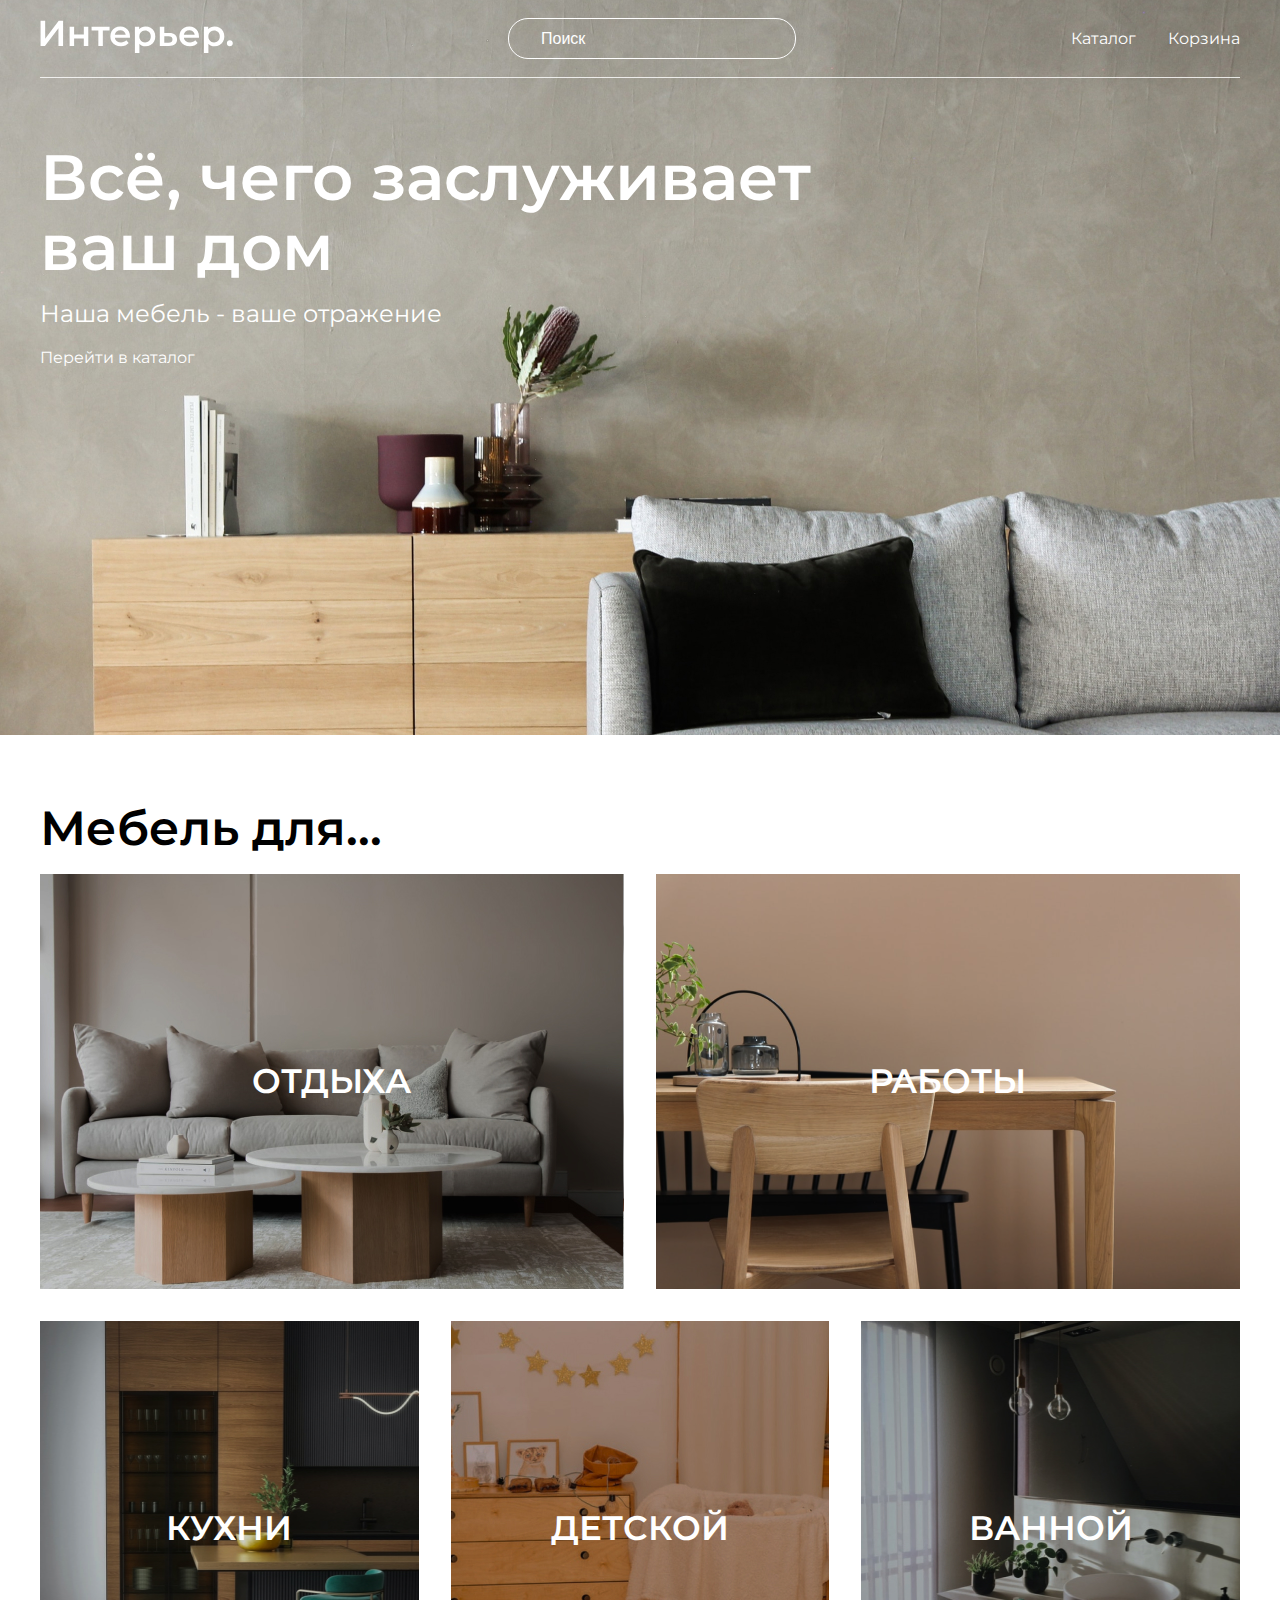
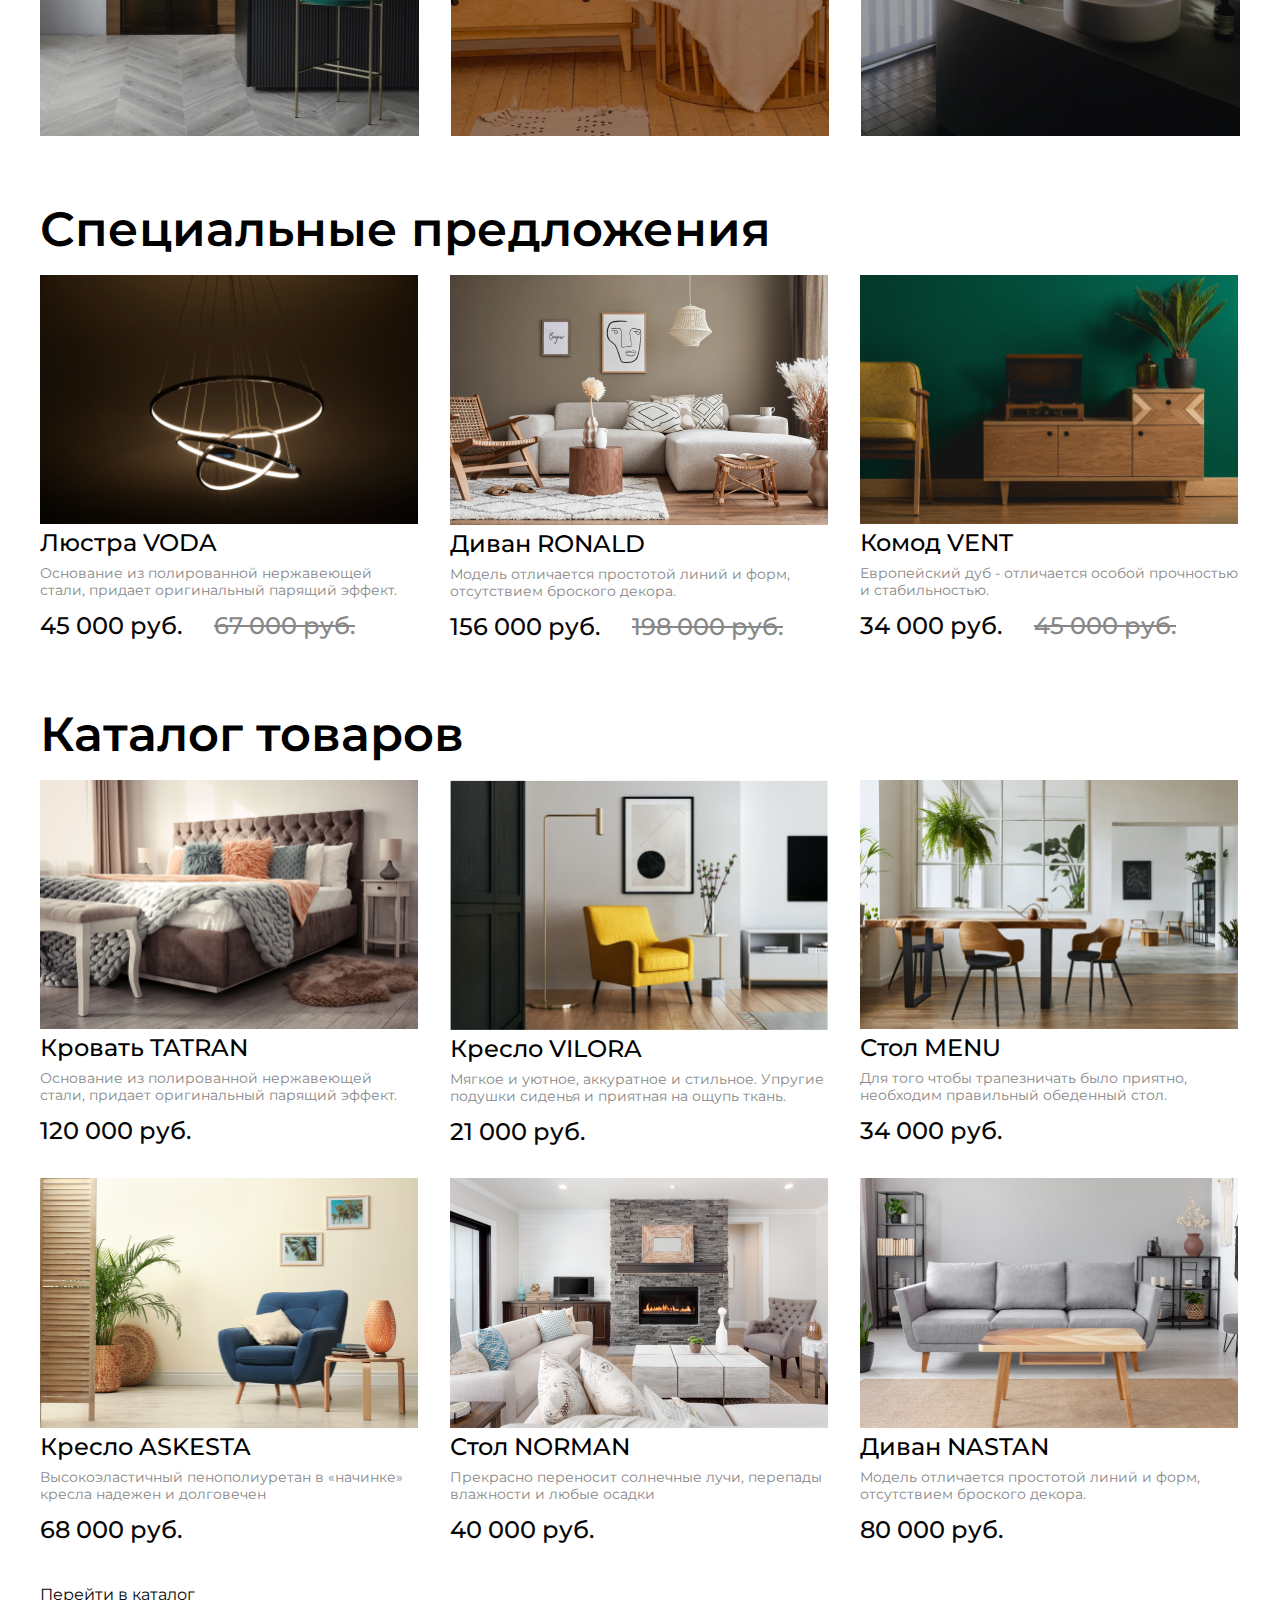
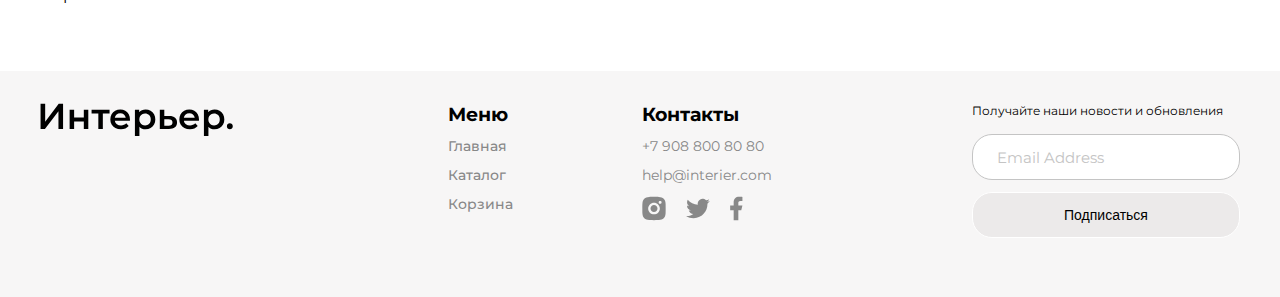
<file: index.html>
<!DOCTYPE html>
<html lang="ru">

<head>
    <meta charset="UTF-8">
    <meta http-equiv="X-UA-Compatible" content="IE=edge">
    <meta name="viewport" content="width=device-width, initial-scale=1.0">
    <title>Главная страница</title>
    <link rel="stylesheet" href="style.css">
    <link rel="preconnect" href="https://fonts.googleapis.com">
    <link rel="preconnect" href="https://fonts.gstatic.com" crossorigin>
    <link href="https://fonts.googleapis.com/css2?family=Montserrat:wght@400;500;600&display=swap" rel="stylesheet">
</head>

<body>
    <div class="top center">
        <header class="header">
            <a class="logo" href="index.html"><img class="logo-img" src="img/logo.svg" alt="logo"></a>
            <form action="#">
                <input placeholder="Поиск" class="header_input" type="text">
            </form>
            <nav class="menu center">
                <a class="menu_link" href="catalog.html">Каталог</a>
                <a class="menu_link" href="cart.html">Корзина</a>
            </nav>

            <div class="menu-mobile">
                <a href="#"><svg width="17" height="16" viewBox="0 0 17 16" fill="none" xmlns="http://www.w3.org/2000/svg">
                    <path d="M2.7515 1.99141C1.59282 3.14838 0.918906 4.70363 0.867092 6.34023C0.815278 7.97682 1.38946 9.57159 2.47264 10.7995C3.55581 12.0275 5.06645 12.7962 6.69672 12.9491C8.29727 13.0991 9.89485 12.6444 11.1757 11.6766L14.5069 15.0085L14.5069 15.0085C14.5897 15.0914 14.6881 15.1571 14.7963 15.2019C14.9046 15.2468 15.0206 15.2698 15.1377 15.2698C15.2549 15.2698 15.3709 15.2468 15.4791 15.2019C15.5873 15.1571 15.6857 15.0914 15.7685 15.0085C15.8514 14.9257 15.9171 14.8274 15.9619 14.7191C16.0068 14.6109 16.0298 14.4949 16.0298 14.3777C16.0298 14.2606 16.0068 14.1446 15.9619 14.0363C15.9171 13.9281 15.8514 13.8298 15.7685 13.7469L15.7685 13.7469L12.4368 10.416C13.4021 9.13496 13.8547 7.53846 13.7038 5.93943C13.5501 4.31054 12.7816 2.80139 11.5547 1.719C10.3277 0.636623 8.73451 0.0623154 7.09916 0.11292C5.46381 0.163525 3.90917 0.835233 2.7515 1.99141ZM2.7515 1.99141L2.82216 2.06217L2.7515 1.99141ZM10.5895 3.25366C11.0271 3.68416 11.3751 4.19703 11.6135 4.76269C11.8518 5.32835 11.9758 5.93561 11.9783 6.54944C11.9808 7.16327 11.8618 7.77152 11.628 8.3391C11.3943 8.90669 11.0505 9.42238 10.6164 9.85642C10.1824 10.2905 9.66668 10.6343 9.09909 10.868C8.53151 11.1018 7.92326 11.2208 7.30943 11.2183C6.6956 11.2158 6.08834 11.0918 5.52268 10.8535C4.95702 10.6151 4.44415 10.2671 4.01365 9.82954C3.15334 8.95509 2.67341 7.77613 2.6784 6.54944C2.6834 5.32275 3.17291 4.14773 4.04032 3.28033C4.90772 2.41292 6.08274 1.92341 7.30943 1.91841C8.53612 1.91342 9.71508 2.39335 10.5895 3.25366Z" fill="white" stroke="white" stroke-width="0.2"/>
                    </svg>
                </a>
                <a href="catalog.html">
                    <svg width="20" height="21" viewBox="0 0 20 21" fill="none" xmlns="http://www.w3.org/2000/svg">
                        <rect x="0.800537" y="0.900024" width="4.57143" height="4.57143" fill="white"/>
                        <rect x="0.800537" y="8.21436" width="4.57143" height="4.57143" fill="white"/>
                        <rect x="0.800537" y="15.5286" width="4.57143" height="4.57143" fill="white"/>
                        <rect x="8.11401" y="8.21436" width="4.57143" height="4.57143" fill="white"/>
                        <rect x="8.11401" y="15.5286" width="4.57143" height="4.57143" fill="white"/>
                        <rect x="8.11401" y="0.900024" width="4.57143" height="4.57143" fill="white"/>
                        <rect x="15.4285" y="8.21436" width="4.57143" height="4.57143" fill="white"/>
                        <rect x="15.4285" y="15.5286" width="4.57143" height="4.57143" fill="white"/>
                        <rect x="15.4285" y="0.900024" width="4.57143" height="4.57143" fill="white"/>
                        </svg>
                        
                </a>
                <a href="cart.html">
                    <svg width="19" height="17" viewBox="0 0 19 17" fill="none" xmlns="http://www.w3.org/2000/svg">
                        <path d="M11.5834 16.8333C12.1359 16.8333 12.6658 16.6138 13.0566 16.2231C13.4473 15.8324 13.6667 15.3025 13.6667 14.75C13.6667 14.1974 13.4473 13.6675 13.0566 13.2768C12.6658 12.8861 12.1359 12.6666 11.5834 12.6666C11.0309 12.6666 10.501 12.8861 10.1103 13.2768C9.71957 13.6675 9.50008 14.1974 9.50008 14.75C9.50008 15.3025 9.71957 15.8324 10.1103 16.2231C10.501 16.6138 11.0309 16.8333 11.5834 16.8333ZM4.29174 16.8333C4.84428 16.8333 5.37418 16.6138 5.76488 16.2231C6.15558 15.8324 6.37508 15.3025 6.37508 14.75C6.37508 14.1974 6.15558 13.6675 5.76488 13.2768C5.37418 12.8861 4.84428 12.6666 4.29174 12.6666C3.73921 12.6666 3.20931 12.8861 2.81861 13.2768C2.4279 13.6675 2.20841 14.1974 2.20841 14.75C2.20841 15.3025 2.4279 15.8324 2.81861 16.2231C3.20931 16.6138 3.73921 16.8333 4.29174 16.8333ZM17.873 2.16975C18.133 2.16136 18.3796 2.05217 18.5606 1.86525C18.7416 1.67834 18.8428 1.42836 18.8428 1.16819C18.8428 0.908013 18.7416 0.658037 18.5606 0.471123C18.3796 0.28421 18.133 0.175013 17.873 0.166626H16.674C15.7345 0.166626 14.922 0.818709 14.7178 1.73538L13.4126 7.61246C13.2084 8.52912 12.3959 9.18121 11.4563 9.18121H3.63133L2.12924 3.17079H11.8636C12.1212 3.15904 12.3644 3.04844 12.5425 2.86199C12.7206 2.67555 12.82 2.42761 12.82 2.16975C12.82 1.91189 12.7206 1.66395 12.5425 1.47751C12.3644 1.29106 12.1212 1.18046 11.8636 1.16871H2.12924C1.82473 1.16862 1.5242 1.23796 1.25051 1.37145C0.976816 1.50495 0.737162 1.69909 0.549763 1.93911C0.362364 2.17913 0.232155 2.45872 0.169035 2.75662C0.105913 3.05452 0.111544 3.36289 0.185495 3.65829L1.68758 9.66662C1.79586 10.1002 2.046 10.485 2.39821 10.7601C2.75042 11.0351 3.18447 11.1844 3.63133 11.1843H11.4563C12.368 11.1845 13.2524 10.8736 13.9636 10.3032C14.6748 9.73275 15.1701 8.93681 15.3678 8.04683L16.674 2.16975H17.873Z" fill="white"/>
                        </svg>
                        
                </a>
            </div>

        </header>
        <section class="top_content">
            <h1 class="title" id="main"> Всё, чего заслуживает ваш дом</h1>
            <p class="top_text">Наша мебель - ваше отражение</p>
            <a class="top_link" href="catalog.html">Перейти в каталог</a>
        </section>
    </div>

    <div class="for-box center">
        <h2 class="heading">Мебель для...</h2>
        <div class="for">
            <div class="for-item for-item-big for-item_1">ОТДЫХА</div>
            <div class="for-item for-item-big for-item_2">РАБОТЫ</div>
            <div class="for-item for-item_3">КУХНИ</div>
            <div class="for-item for-item_4">ДЕТСКОЙ</div>
            <div class="for-item for-item_5">ВАННОЙ</div>
        </div>
    </div>

    <div class="product-box center">
        <h2 class="heading">Специальные предложения</h2>
        <div class="product_content">
            <div class="product">
                <img class="product_img" src="img/lustra voda.jpg" alt="Lustra VODA">
                <h3 class="product_heading">Люстра VODA</h3>
                <p class="product_text">Основание из полированной нержавеющей стали,
                    придает оригинальный парящий эффект.
                </p>
                <div class="product_box-price">
                    <span class="product_price">45 000 руб.</span>
                    <span class="product_sale">67 000 руб.</span>
                </div>
            </div>

            <div class="product">
                <img class="product_img" src="img/divan ronald.jpg" alt="divan Ronald">
                <h3 class="product_heading">Диван RONALD</h3>
                <p class="product_text">Модель отличается простотой
                    линий и форм, отсутствием броского декора.
                </p>
                <div class="product_box-price">
                    <span class="product_price">156 000 руб.</span>
                    <span class="product_sale">198 000 руб.</span>
                </div>
            </div>

            <div class="product">
                <img class="product_img" src="img/komod vent.jpg" alt="komod vent">
                <h3 class="product_heading">Комод VENT</h3>
                <p class="product_text">Европейский дуб - отличается особой
                    прочностью и стабильностью.
                </p>
                <div class="product_box-price">
                    <span class="product_price">34 000 руб.</span>
                    <span class="product_sale">45 000 руб.</span>
                </div>
            </div>
        </div>
    </div>

    <div class="katalog-box center">
        <h2 class="heading">Каталог товаров</h2>
        <div class="product_content">
            <div class="product">
                <img class="product_img" src="img/katalog/krovat tatran.jpg" alt="krovat tatran">
                <h3 class="product_heading">Кровать TATRAN</h3>
                <p class="product_text">Основание из полированной нержавеющей стали,
                    придает оригинальный парящий эффект.
                </p>
                <div class="product_box-price">
                    <span class="product_price">120 000 руб.</span>
                </div>
            </div>

            <div class="product">
                <img class="product_img" src="img/product1.jpg" alt="kreslo vilora">
                <h3 class="product_heading">Кресло VILORA</h3>
                <p class="product_text">Мягкое и уютное, аккуратное и стильное.
                    Упругие подушки сиденья и приятная на ощупь ткань.
                </p>
                <div class="product_box-price">
                    <span class="product_price">21 000 руб.</span>
                </div>
            </div>

            <div class="product">
                <img class="product_img" src="img/katalog/stol menu.jpg" alt="stol menu">
                <h3 class="product_heading">Стол MENU</h3>
                <p class="product_text">Для того чтобы трапезничать было приятно,
                    необходим правильный обеденный стол.
                </p>
                <div class="product_box-price">
                    <span class="product_price">34 000 руб.</span>
                </div>
            </div>

            <div class="product">
                <img class="product_img" src="img/katalog/kreslo ascesta.jpg" alt="Кресло ASKESTA">
                <h3 class="product_heading">Кресло ASKESTA</h3>
                <p class="product_text">Высокоэластичный пенополиуретан в «начинке»
                    кресла надежен и долговечен
                </p>
                <div class="product_box-price">
                    <span class="product_price">68 000 руб.</span>
                </div>
            </div>

            <div class="product">
                <img class="product_img" src="img/katalog/stol norman.png" alt="stol norman">
                <h3 class="product_heading">Стол NORMAN</h3>
                <p class="product_text">Прекрасно переносит солнечные лучи,
                    перепады влажности и любые осадки
                </p>
                <div class="product_box-price">
                    <span class="product_price">40 000 руб.</span>
                </div>
            </div>

            <div class="product">
                <img class="product_img" src="img/katalog/divan nastan.jpg" alt="divan nastan">
                <h3 class="product_heading">Диван NASTAN</h3>
                <p class="product_text">Модель отличается простотой линий и форм,
                    отсутствием броского декора.
                </p>
                <div class="product_box-price">
                    <span class="product_price">80 000 руб.</span>
                </div>
            </div>


        </div>
    </div>
    <div class="center bottom_link">
        <a class="bottom_link" href="catalog.html">Перейти в каталог</a>
    </div>


    <footer class="footer center">
        <a href="index.html" class="footer-logo"><img src="img/Интерьер..svg" alt="logo"></a>
        <div class="footer__content">
            <div class="footer__info">
                <nav class="footer__item">
                    <h3>Меню</h3>
                    <a class="footer-link" href="index.html">Главная</a>
                    <a class="footer-link" href="catalog.html">Каталог</a>
                    <a class="footer-link" href="cart.html">Корзина</a>
                </nav>
                <div class="footer__item">
                    <h3>Контакты</h3>
                    <a class="footer_tele" href="tel:+7 908 800 80 80 ">+7 908 800 80 80 </a>
                    <a class="footer_mail" href="mailto:help@interier.com">help@interier.com</a>
                    <div class="footer__icons">
                        <a href="#">
                            <svg class="footer-icon" width="24" height="25" viewBox="0 0 24 25" fill="none" xmlns="http://www.w3.org/2000/svg">
                                <path d="M11.9999 0.833984C15.1698 0.833984 15.5653 0.845651 16.8089 0.903984C18.0514 0.962318 18.8973 1.15715 19.6416 1.44648C20.4116 1.74282 21.0603 2.14415 21.7089 2.79165C22.3022 3.37486 22.7612 4.08034 23.0541 4.85898C23.3423 5.60215 23.5383 6.44915 23.5966 7.69165C23.6514 8.93532 23.6666 9.33082 23.6666 12.5007C23.6666 15.6705 23.6549 16.066 23.5966 17.3097C23.5383 18.5522 23.3423 19.398 23.0541 20.1423C22.762 20.9214 22.3029 21.627 21.7089 22.2097C21.1255 22.8027 20.4201 23.2617 19.6416 23.5548C18.8984 23.843 18.0514 24.039 16.8089 24.0973C15.5653 24.1522 15.1698 24.1673 11.9999 24.1673C8.83009 24.1673 8.43459 24.1557 7.19092 24.0973C5.94842 24.039 5.10259 23.843 4.35825 23.5548C3.5793 23.2625 2.8737 22.8034 2.29092 22.2097C1.69756 21.6265 1.23851 20.921 0.945752 20.1423C0.656419 19.3992 0.461585 18.5522 0.403252 17.3097C0.348419 16.066 0.333252 15.6705 0.333252 12.5007C0.333252 9.33082 0.344919 8.93532 0.403252 7.69165C0.461585 6.44798 0.656419 5.60332 0.945752 4.85898C1.23769 4.07986 1.69686 3.37419 2.29092 2.79165C2.87387 2.19809 3.57942 1.739 4.35825 1.44648C5.10259 1.15715 5.94725 0.962318 7.19092 0.903984C8.43459 0.849151 8.83009 0.833984 11.9999 0.833984ZM11.9999 6.66732C10.4528 6.66732 8.96909 7.2819 7.87513 8.37586C6.78117 9.46982 6.16659 10.9536 6.16659 12.5007C6.16659 14.0477 6.78117 15.5315 7.87513 16.6254C8.96909 17.7194 10.4528 18.334 11.9999 18.334C13.547 18.334 15.0307 17.7194 16.1247 16.6254C17.2187 15.5315 17.8333 14.0477 17.8333 12.5007C17.8333 10.9536 17.2187 9.46982 16.1247 8.37586C15.0307 7.2819 13.547 6.66732 11.9999 6.66732ZM19.5833 6.37565C19.5833 5.98888 19.4296 5.61794 19.1561 5.34445C18.8826 5.07096 18.5117 4.91732 18.1249 4.91732C17.7381 4.91732 17.3672 5.07096 17.0937 5.34445C16.8202 5.61794 16.6666 5.98888 16.6666 6.37565C16.6666 6.76243 16.8202 7.13336 17.0937 7.40685C17.3672 7.68034 17.7381 7.83398 18.1249 7.83398C18.5117 7.83398 18.8826 7.68034 19.1561 7.40685C19.4296 7.13336 19.5833 6.76243 19.5833 6.37565ZM11.9999 9.00065C12.9282 9.00065 13.8184 9.3694 14.4748 10.0258C15.1312 10.6822 15.4999 11.5724 15.4999 12.5007C15.4999 13.4289 15.1312 14.3191 14.4748 14.9755C13.8184 15.6319 12.9282 16.0007 11.9999 16.0007C11.0717 16.0007 10.1814 15.6319 9.52505 14.9755C8.86867 14.3191 8.49992 13.4289 8.49992 12.5007C8.49992 11.5724 8.86867 10.6822 9.52505 10.0258C10.1814 9.3694 11.0717 9.00065 11.9999 9.00065Z" fill="#888888"/>
                                </svg>
                                
                                
                        </a>
                        <a href="#">
                            <svg class="footer-icon" width="24" height="21" viewBox="0 0 24 21" fill="none" xmlns="http://www.w3.org/2000/svg">
                                <path d="M23.8557 3.09919C22.965 3.49317 22.0205 3.75191 21.0533 3.86686C22.0727 3.2572 22.8357 2.29771 23.2 1.16719C22.2433 1.73652 21.1945 2.13552 20.1013 2.35136C19.3671 1.5657 18.3938 1.04465 17.3328 0.869207C16.2718 0.693765 15.1826 0.873764 14.2345 1.38122C13.2864 1.88868 12.5325 2.69516 12.09 3.67528C11.6475 4.65541 11.5412 5.75427 11.7877 6.80103C9.84763 6.70379 7.94973 6.19964 6.21718 5.3213C4.48462 4.44296 2.95616 3.21008 1.73101 1.70269C1.29735 2.44755 1.06946 3.29429 1.07067 4.15619C1.07067 5.84786 1.93167 7.34236 3.24067 8.21736C2.46602 8.19297 1.70841 7.98377 1.03101 7.60719V7.66786C1.03124 8.79451 1.42111 9.88641 2.1345 10.7584C2.84789 11.6304 3.8409 12.2289 4.94517 12.4524C4.22606 12.6472 3.47203 12.676 2.74017 12.5364C3.05152 13.5061 3.65835 14.3543 4.4757 14.962C5.29305 15.5697 6.27999 15.9066 7.29834 15.9255C6.28624 16.7204 5.12738 17.308 3.88804 17.6547C2.64869 18.0014 1.35316 18.1005 0.0755081 17.9462C2.30582 19.3805 4.90212 20.142 7.55384 20.1395C16.529 20.1395 21.4372 12.7044 21.4372 6.25619C21.4372 6.04619 21.4313 5.83386 21.422 5.62619C22.3773 4.93572 23.2019 4.08038 23.8568 3.10036L23.8557 3.09919Z" fill="#888888"/>
                                </svg>
                                
                        </a>
                        <a href="#">
                            <svg class="footer-icon" width="13" height="25" viewBox="0 0 13 25" fill="none" xmlns="http://www.w3.org/2000/svg">
                                <path d="M8.33332 14.2218H11.25L12.4167 9.55518H8.33332V7.22184C8.33332 6.02018 8.33332 4.88851 10.6667 4.88851H12.4167V0.968509C12.0363 0.918343 10.6002 0.805176 9.08349 0.805176C5.91599 0.805176 3.66666 2.73834 3.66666 6.28851V9.55518H0.166656V14.2218H3.66666V24.1385H8.33332V14.2218Z" fill="#888888"/>
                                </svg>
                                
                        </a>
                    </div>
                </div>
            </div>
            <form class="footer__form" action="#">
                <p class="footer__text">Получайте наши новости и обновления </p>
                <input class="footer__input" placeholder="Email Address" type="email" name="" id="">
                <button class="footer__button">Подписаться </button>
            </form>
        </div>
    </footer>
</body>
</html>
</file>
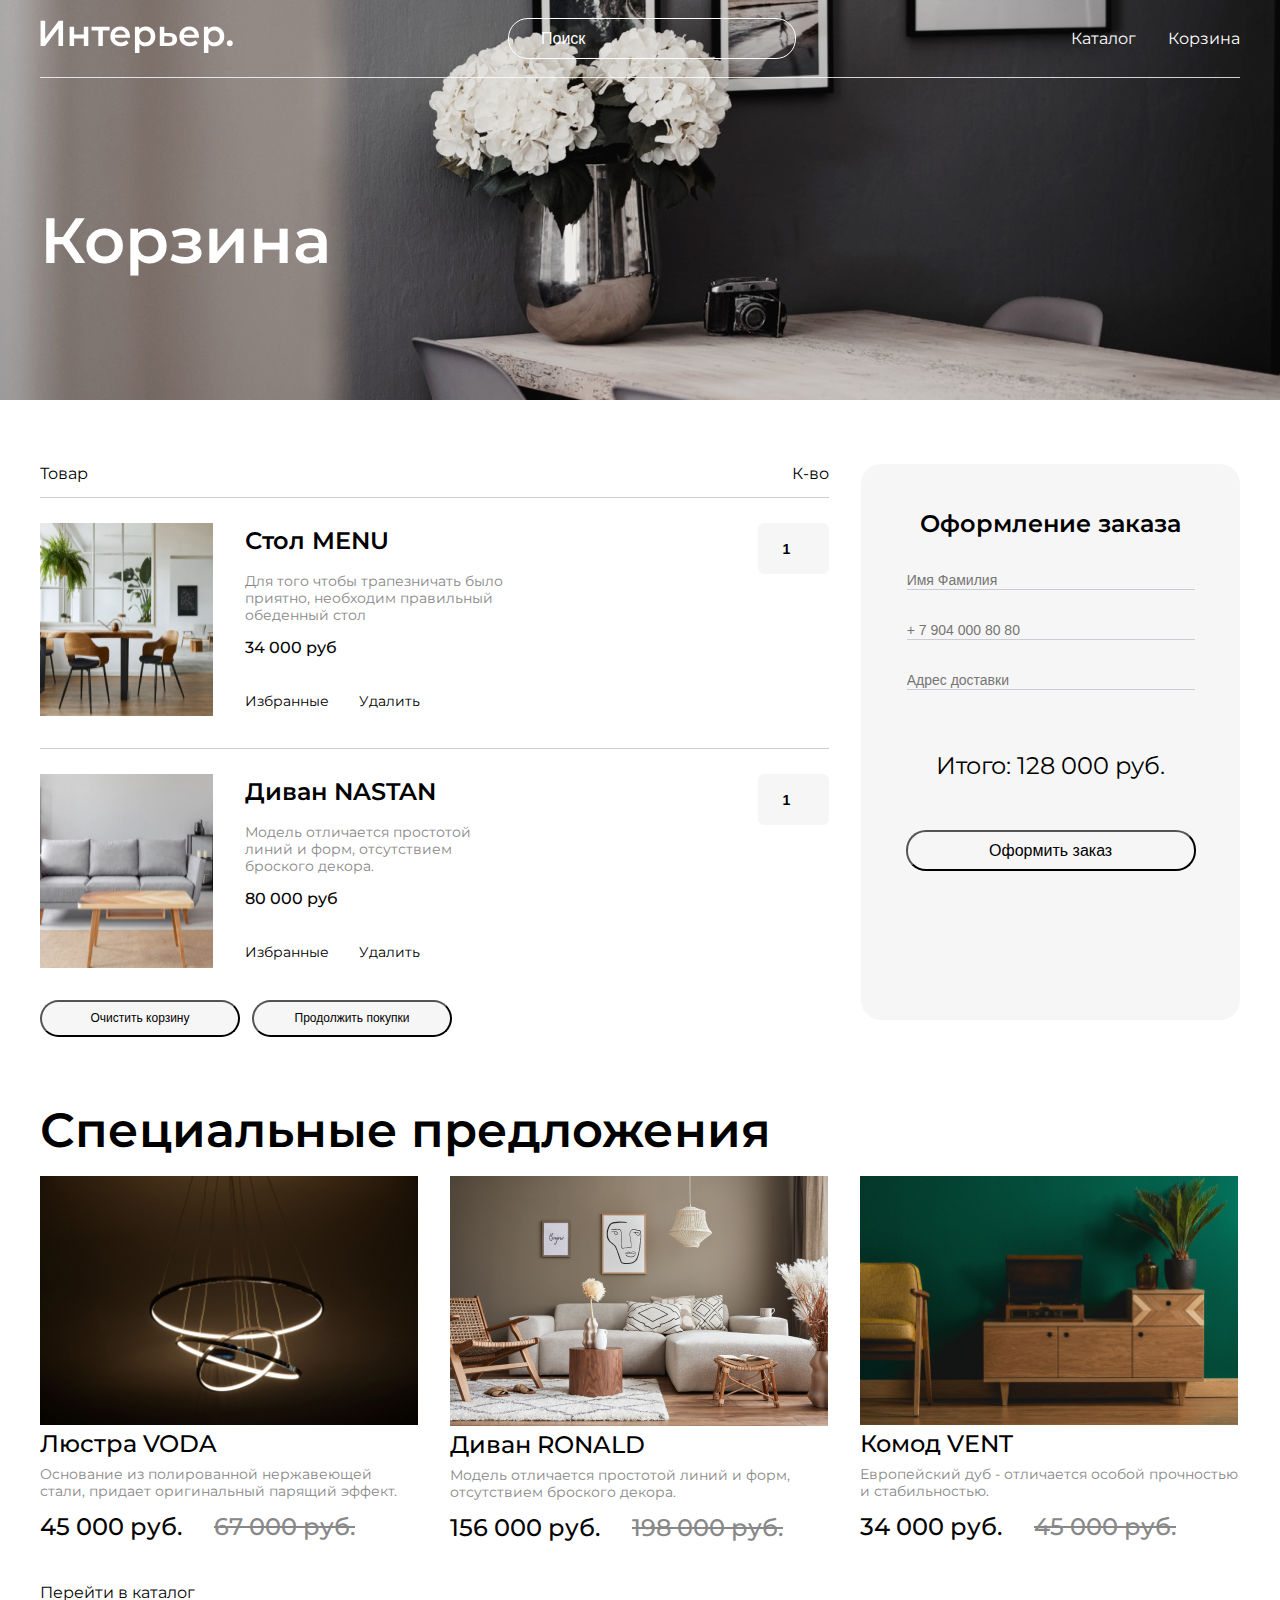
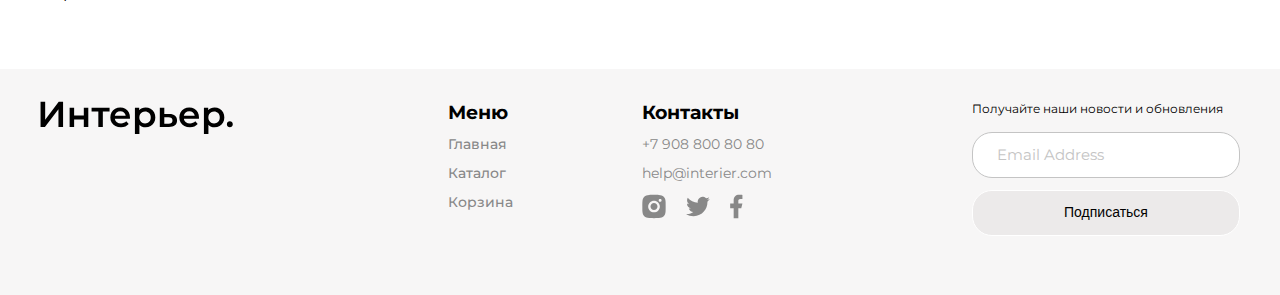
<file: cart.html>
<!DOCTYPE html>
<html lang="ru">

<head>
    <meta charset="UTF-8">
    <meta http-equiv="X-UA-Compatible" content="IE=edge">
    <meta name="viewport" content="width=device-width, initial-scale=1.0">
    <title>Корзина</title>
    <link rel="stylesheet" href="style.css">
    <link rel="preconnect" href="https://fonts.googleapis.com">
    <link rel="preconnect" href="https://fonts.gstatic.com" crossorigin>
    <link href="https://fonts.googleapis.com/css2?family=Montserrat:wght@400;500;600&display=swap" rel="stylesheet">
</head>

<body>
    <div class="top-cart center">
        <header class="header">
            <a class="logo" href="index.html"><img src="img/logo.svg" alt="logo"></a>
            <form action="#">
                <input placeholder="Поиск" class="header_input" type="text">
            </form>
            <nav class="menu center">
                <a class="menu_link" href="catalog.html">Каталог</a>
                <a class="menu_link" href="#">Корзина</a>
            </nav>
            <div class="menu-mobile">
                <a href="#"><svg width="17" height="16" viewBox="0 0 17 16" fill="none" xmlns="http://www.w3.org/2000/svg">
                    <path d="M2.7515 1.99141C1.59282 3.14838 0.918906 4.70363 0.867092 6.34023C0.815278 7.97682 1.38946 9.57159 2.47264 10.7995C3.55581 12.0275 5.06645 12.7962 6.69672 12.9491C8.29727 13.0991 9.89485 12.6444 11.1757 11.6766L14.5069 15.0085L14.5069 15.0085C14.5897 15.0914 14.6881 15.1571 14.7963 15.2019C14.9046 15.2468 15.0206 15.2698 15.1377 15.2698C15.2549 15.2698 15.3709 15.2468 15.4791 15.2019C15.5873 15.1571 15.6857 15.0914 15.7685 15.0085C15.8514 14.9257 15.9171 14.8274 15.9619 14.7191C16.0068 14.6109 16.0298 14.4949 16.0298 14.3777C16.0298 14.2606 16.0068 14.1446 15.9619 14.0363C15.9171 13.9281 15.8514 13.8298 15.7685 13.7469L15.7685 13.7469L12.4368 10.416C13.4021 9.13496 13.8547 7.53846 13.7038 5.93943C13.5501 4.31054 12.7816 2.80139 11.5547 1.719C10.3277 0.636623 8.73451 0.0623154 7.09916 0.11292C5.46381 0.163525 3.90917 0.835233 2.7515 1.99141ZM2.7515 1.99141L2.82216 2.06217L2.7515 1.99141ZM10.5895 3.25366C11.0271 3.68416 11.3751 4.19703 11.6135 4.76269C11.8518 5.32835 11.9758 5.93561 11.9783 6.54944C11.9808 7.16327 11.8618 7.77152 11.628 8.3391C11.3943 8.90669 11.0505 9.42238 10.6164 9.85642C10.1824 10.2905 9.66668 10.6343 9.09909 10.868C8.53151 11.1018 7.92326 11.2208 7.30943 11.2183C6.6956 11.2158 6.08834 11.0918 5.52268 10.8535C4.95702 10.6151 4.44415 10.2671 4.01365 9.82954C3.15334 8.95509 2.67341 7.77613 2.6784 6.54944C2.6834 5.32275 3.17291 4.14773 4.04032 3.28033C4.90772 2.41292 6.08274 1.92341 7.30943 1.91841C8.53612 1.91342 9.71508 2.39335 10.5895 3.25366Z" fill="white" stroke="white" stroke-width="0.2"/>
                    </svg>
                </a>
                <a href="catalog.html">
                    <svg width="20" height="21" viewBox="0 0 20 21" fill="none" xmlns="http://www.w3.org/2000/svg">
                        <rect x="0.800537" y="0.900024" width="4.57143" height="4.57143" fill="white"/>
                        <rect x="0.800537" y="8.21436" width="4.57143" height="4.57143" fill="white"/>
                        <rect x="0.800537" y="15.5286" width="4.57143" height="4.57143" fill="white"/>
                        <rect x="8.11401" y="8.21436" width="4.57143" height="4.57143" fill="white"/>
                        <rect x="8.11401" y="15.5286" width="4.57143" height="4.57143" fill="white"/>
                        <rect x="8.11401" y="0.900024" width="4.57143" height="4.57143" fill="white"/>
                        <rect x="15.4285" y="8.21436" width="4.57143" height="4.57143" fill="white"/>
                        <rect x="15.4285" y="15.5286" width="4.57143" height="4.57143" fill="white"/>
                        <rect x="15.4285" y="0.900024" width="4.57143" height="4.57143" fill="white"/>
                        </svg>
                        
                </a>
                <a href="cart.html">
                    <svg width="19" height="17" viewBox="0 0 19 17" fill="none" xmlns="http://www.w3.org/2000/svg">
                        <path d="M11.5834 16.8333C12.1359 16.8333 12.6658 16.6138 13.0566 16.2231C13.4473 15.8324 13.6667 15.3025 13.6667 14.75C13.6667 14.1974 13.4473 13.6675 13.0566 13.2768C12.6658 12.8861 12.1359 12.6666 11.5834 12.6666C11.0309 12.6666 10.501 12.8861 10.1103 13.2768C9.71957 13.6675 9.50008 14.1974 9.50008 14.75C9.50008 15.3025 9.71957 15.8324 10.1103 16.2231C10.501 16.6138 11.0309 16.8333 11.5834 16.8333ZM4.29174 16.8333C4.84428 16.8333 5.37418 16.6138 5.76488 16.2231C6.15558 15.8324 6.37508 15.3025 6.37508 14.75C6.37508 14.1974 6.15558 13.6675 5.76488 13.2768C5.37418 12.8861 4.84428 12.6666 4.29174 12.6666C3.73921 12.6666 3.20931 12.8861 2.81861 13.2768C2.4279 13.6675 2.20841 14.1974 2.20841 14.75C2.20841 15.3025 2.4279 15.8324 2.81861 16.2231C3.20931 16.6138 3.73921 16.8333 4.29174 16.8333ZM17.873 2.16975C18.133 2.16136 18.3796 2.05217 18.5606 1.86525C18.7416 1.67834 18.8428 1.42836 18.8428 1.16819C18.8428 0.908013 18.7416 0.658037 18.5606 0.471123C18.3796 0.28421 18.133 0.175013 17.873 0.166626H16.674C15.7345 0.166626 14.922 0.818709 14.7178 1.73538L13.4126 7.61246C13.2084 8.52912 12.3959 9.18121 11.4563 9.18121H3.63133L2.12924 3.17079H11.8636C12.1212 3.15904 12.3644 3.04844 12.5425 2.86199C12.7206 2.67555 12.82 2.42761 12.82 2.16975C12.82 1.91189 12.7206 1.66395 12.5425 1.47751C12.3644 1.29106 12.1212 1.18046 11.8636 1.16871H2.12924C1.82473 1.16862 1.5242 1.23796 1.25051 1.37145C0.976816 1.50495 0.737162 1.69909 0.549763 1.93911C0.362364 2.17913 0.232155 2.45872 0.169035 2.75662C0.105913 3.05452 0.111544 3.36289 0.185495 3.65829L1.68758 9.66662C1.79586 10.1002 2.046 10.485 2.39821 10.7601C2.75042 11.0351 3.18447 11.1844 3.63133 11.1843H11.4563C12.368 11.1845 13.2524 10.8736 13.9636 10.3032C14.6748 9.73275 15.1701 8.93681 15.3678 8.04683L16.674 2.16975H17.873Z" fill="white"/>
                        </svg>
                        
                </a>
            </div>
        </header>
        <h1 class="heading-big">Корзина</h1>
    </div>
    <div class="cart center">
        <div class="cart-content">
            <div class="cart-name-box">
                <p>Товар</p>
                <p>К-во</p>
            </div>
            <div class="cart-item">
                <div class="cart-left">
                    <img class="cart-img" src="img/cart/stolcart.jpg" alt="Stol">
                    <div class="cart-info">
                        <h4 class="cart-title-left">Стол MENU</h4>
                        <p class="cart-text">Для того чтобы трапезничать было приятно,
                            необходим правильный обеденный стол</p>
                        <p class="cart-price">34 000 руб</p>
                        <div class="cart-link-box">
                            <a class="cart-link" href="#">Избранные</a>
                            <a class="cart-link" href="#">Удалить</a>
                        </div>
                    </div>
                </div>
                <input class="cart-input" type="number" value="1" min="1">
            </div>

            <div class="cart-item">
                <div class="cart-left">
                    <img class="cart-img" src="img/cart/divancart.jpg" alt="Stol">
                    <div class="cart-info">
                        <h4 class="cart-title-left">Диван NASTAN</h4>
                        <p class="cart-text">Модель отличается простотой линий и форм, отсутствием броского декора. </p>
                        <p class="cart-price">80 000 руб</p>
                        <div class="cart-link-box">
                            <a class="cart-link" href="#">Избранные</a>
                            <a class="cart-link" href="#">Удалить</a>
                        </div>
                    </div>
                </div>
                <input class="cart-input" type="number" value="1" min="1">
            </div>
            <div class="cart-form-buy center">
                <button class="cart-form-button-clean">Очистить корзину</button>
                <button class="cart-form-button-continiue">Продолжить покупки</button>
            </div>
        </div>
        
        

        <form class="cart-form ">
            <h3 class="cart-title">Оформление заказа</h3>
            <div class="cart-form-text-block">
                <input type="text" placeholder="Имя Фамилия" class="cart-form-text">
                <input type="telephone" placeholder="+ 7 904 000 80 80" class="cart-form-text">
                <input type="text" placeholder="Адрес доставки" class="cart-form-text">
                <p class="cart-form-price">Итого: 128 000 руб.</p>
                <button class="cart-form-button">Оформить заказ</button>
            </div>
        </form>
    </div>


    <div class="product-box center">
        <h2 class="heading">Специальные предложения</h2>
        <div class="product_content center">
            <div class="product">
                <img class="product_img" src="img/lustra voda.jpg" alt="Lustra VODA">
                <h3 class="product_heading">Люстра VODA</h3>
                <p class="product_text">Основание из полированной нержавеющей стали,
                    придает оригинальный парящий эффект.
                </p>
                <div class="product_box-price">
                    <span class="product_price">45 000 руб.</span>
                    <span class="product_sale">67 000 руб.</span>
                </div>
            </div>

            <div class="product">
                <img class="product_img" src="img/divan ronald.jpg" alt="divan Ronald">
                <h3 class="product_heading">Диван RONALD</h3>
                <p class="product_text">Модель отличается простотой
                    линий и форм, отсутствием броского декора.
                </p>
                <div class="product_box-price">
                    <span class="product_price">156 000 руб.</span>
                    <span class="product_sale">198 000 руб.</span>
                </div>
            </div>

            <div class="product">
                <img class="product_img" src="img/komod vent.jpg" alt="komod vent">
                <h3 class="product_heading">Комод VENT</h3>
                <p class="product_text">Европейский дуб - отличается особой
                    прочностью и стабильностью.
                </p>
                <div class="product_box-price">
                    <span class="product_price">34 000 руб.</span>
                    <span class="product_sale">45 000 руб.</span>
                </div>
            </div>
        </div>
    </div>

   


        </div>
    </div>
    <div class="center bottom_link">
        <a class="bottom_link" href="catalog.html">Перейти в каталог</a>
    </div>

    <footer class="footer center">
        <a href="index.html" class="footer-logo"><img src="img/Интерьер..svg" alt="logo"></a>
        <div class="footer__content">
            <div class="footer__info">
                <nav class="footer__item">
                    <h3>Меню</h3>
                    <a class="footer-link" href="index.html">Главная</a>
                    <a class="footer-link" href="catalog.html">Каталог</a>
                    <a class="footer-link" href="cart.html">Корзина</a>
                </nav>
                <div class="footer__item">
                    <h3>Контакты</h3>
                    <a class="footer_tele" href="tel:+7 908 800 80 80 ">+7 908 800 80 80 </a>
                    <a class="footer_mail" href="mailto:help@interier.com">help@interier.com</a>
                    <div class="footer__icons">
                        <a href="#">
                            <svg class="footer-icon" width="24" height="25" viewBox="0 0 24 25" fill="none" xmlns="http://www.w3.org/2000/svg">
                                <path d="M11.9999 0.833984C15.1698 0.833984 15.5653 0.845651 16.8089 0.903984C18.0514 0.962318 18.8973 1.15715 19.6416 1.44648C20.4116 1.74282 21.0603 2.14415 21.7089 2.79165C22.3022 3.37486 22.7612 4.08034 23.0541 4.85898C23.3423 5.60215 23.5383 6.44915 23.5966 7.69165C23.6514 8.93532 23.6666 9.33082 23.6666 12.5007C23.6666 15.6705 23.6549 16.066 23.5966 17.3097C23.5383 18.5522 23.3423 19.398 23.0541 20.1423C22.762 20.9214 22.3029 21.627 21.7089 22.2097C21.1255 22.8027 20.4201 23.2617 19.6416 23.5548C18.8984 23.843 18.0514 24.039 16.8089 24.0973C15.5653 24.1522 15.1698 24.1673 11.9999 24.1673C8.83009 24.1673 8.43459 24.1557 7.19092 24.0973C5.94842 24.039 5.10259 23.843 4.35825 23.5548C3.5793 23.2625 2.8737 22.8034 2.29092 22.2097C1.69756 21.6265 1.23851 20.921 0.945752 20.1423C0.656419 19.3992 0.461585 18.5522 0.403252 17.3097C0.348419 16.066 0.333252 15.6705 0.333252 12.5007C0.333252 9.33082 0.344919 8.93532 0.403252 7.69165C0.461585 6.44798 0.656419 5.60332 0.945752 4.85898C1.23769 4.07986 1.69686 3.37419 2.29092 2.79165C2.87387 2.19809 3.57942 1.739 4.35825 1.44648C5.10259 1.15715 5.94725 0.962318 7.19092 0.903984C8.43459 0.849151 8.83009 0.833984 11.9999 0.833984ZM11.9999 6.66732C10.4528 6.66732 8.96909 7.2819 7.87513 8.37586C6.78117 9.46982 6.16659 10.9536 6.16659 12.5007C6.16659 14.0477 6.78117 15.5315 7.87513 16.6254C8.96909 17.7194 10.4528 18.334 11.9999 18.334C13.547 18.334 15.0307 17.7194 16.1247 16.6254C17.2187 15.5315 17.8333 14.0477 17.8333 12.5007C17.8333 10.9536 17.2187 9.46982 16.1247 8.37586C15.0307 7.2819 13.547 6.66732 11.9999 6.66732ZM19.5833 6.37565C19.5833 5.98888 19.4296 5.61794 19.1561 5.34445C18.8826 5.07096 18.5117 4.91732 18.1249 4.91732C17.7381 4.91732 17.3672 5.07096 17.0937 5.34445C16.8202 5.61794 16.6666 5.98888 16.6666 6.37565C16.6666 6.76243 16.8202 7.13336 17.0937 7.40685C17.3672 7.68034 17.7381 7.83398 18.1249 7.83398C18.5117 7.83398 18.8826 7.68034 19.1561 7.40685C19.4296 7.13336 19.5833 6.76243 19.5833 6.37565ZM11.9999 9.00065C12.9282 9.00065 13.8184 9.3694 14.4748 10.0258C15.1312 10.6822 15.4999 11.5724 15.4999 12.5007C15.4999 13.4289 15.1312 14.3191 14.4748 14.9755C13.8184 15.6319 12.9282 16.0007 11.9999 16.0007C11.0717 16.0007 10.1814 15.6319 9.52505 14.9755C8.86867 14.3191 8.49992 13.4289 8.49992 12.5007C8.49992 11.5724 8.86867 10.6822 9.52505 10.0258C10.1814 9.3694 11.0717 9.00065 11.9999 9.00065Z" fill="#888888"/>
                                </svg>
                                
                                
                        </a>
                        <a href="#">
                            <svg class="footer-icon" width="24" height="21" viewBox="0 0 24 21" fill="none" xmlns="http://www.w3.org/2000/svg">
                                <path d="M23.8557 3.09919C22.965 3.49317 22.0205 3.75191 21.0533 3.86686C22.0727 3.2572 22.8357 2.29771 23.2 1.16719C22.2433 1.73652 21.1945 2.13552 20.1013 2.35136C19.3671 1.5657 18.3938 1.04465 17.3328 0.869207C16.2718 0.693765 15.1826 0.873764 14.2345 1.38122C13.2864 1.88868 12.5325 2.69516 12.09 3.67528C11.6475 4.65541 11.5412 5.75427 11.7877 6.80103C9.84763 6.70379 7.94973 6.19964 6.21718 5.3213C4.48462 4.44296 2.95616 3.21008 1.73101 1.70269C1.29735 2.44755 1.06946 3.29429 1.07067 4.15619C1.07067 5.84786 1.93167 7.34236 3.24067 8.21736C2.46602 8.19297 1.70841 7.98377 1.03101 7.60719V7.66786C1.03124 8.79451 1.42111 9.88641 2.1345 10.7584C2.84789 11.6304 3.8409 12.2289 4.94517 12.4524C4.22606 12.6472 3.47203 12.676 2.74017 12.5364C3.05152 13.5061 3.65835 14.3543 4.4757 14.962C5.29305 15.5697 6.27999 15.9066 7.29834 15.9255C6.28624 16.7204 5.12738 17.308 3.88804 17.6547C2.64869 18.0014 1.35316 18.1005 0.0755081 17.9462C2.30582 19.3805 4.90212 20.142 7.55384 20.1395C16.529 20.1395 21.4372 12.7044 21.4372 6.25619C21.4372 6.04619 21.4313 5.83386 21.422 5.62619C22.3773 4.93572 23.2019 4.08038 23.8568 3.10036L23.8557 3.09919Z" fill="#888888"/>
                                </svg>
                                
                        </a>
                        <a href="#">
                            <svg class="footer-icon" width="13" height="25" viewBox="0 0 13 25" fill="none" xmlns="http://www.w3.org/2000/svg">
                                <path d="M8.33332 14.2218H11.25L12.4167 9.55518H8.33332V7.22184C8.33332 6.02018 8.33332 4.88851 10.6667 4.88851H12.4167V0.968509C12.0363 0.918343 10.6002 0.805176 9.08349 0.805176C5.91599 0.805176 3.66666 2.73834 3.66666 6.28851V9.55518H0.166656V14.2218H3.66666V24.1385H8.33332V14.2218Z" fill="#888888"/>
                                </svg>
                                
                        </a>
                    </div>
                </div>
            </div>
            <form class="footer__form" action="#">
                <p class="footer__text">Получайте наши новости и обновления </p>
                <input class="footer__input" placeholder="Email Address" type="email" name="" id="">
                <button class="footer__button">Подписаться </button>
            </form>
        </div>
    </footer>
</body>
</html>
</file>
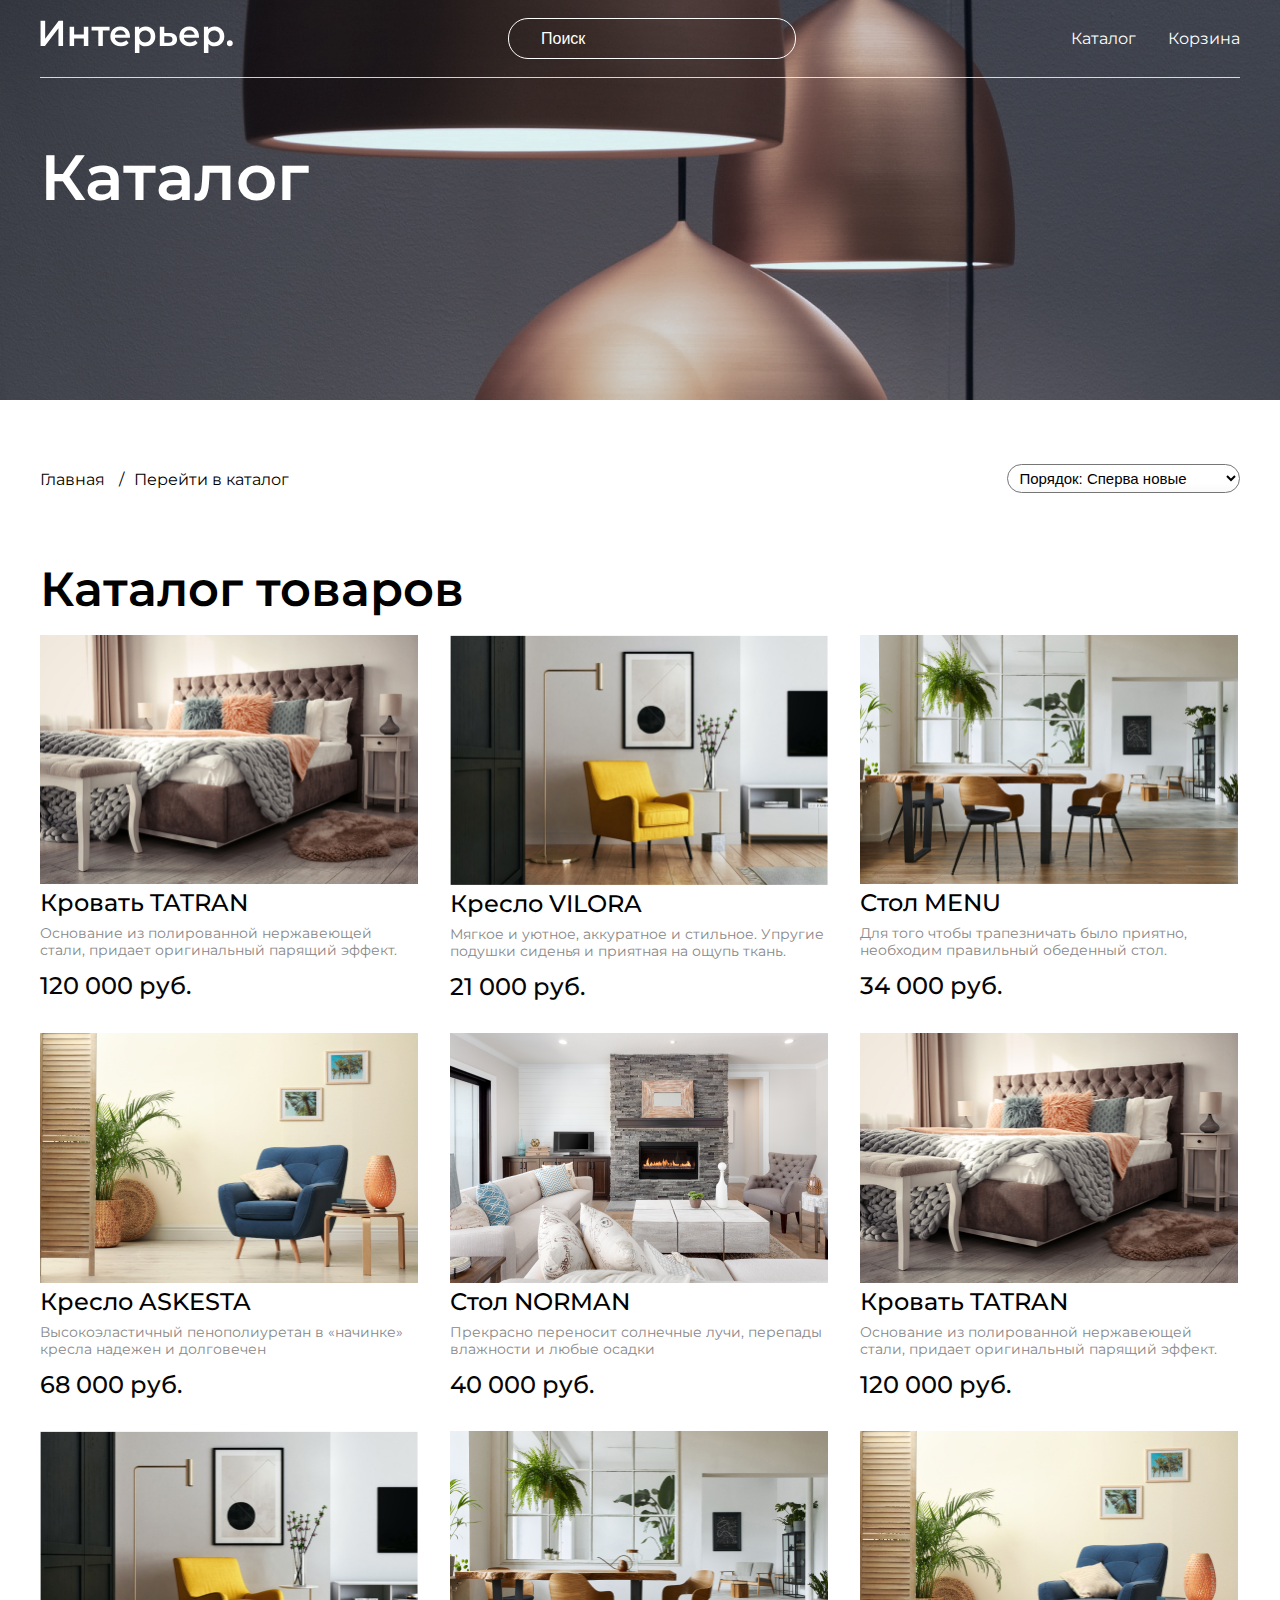
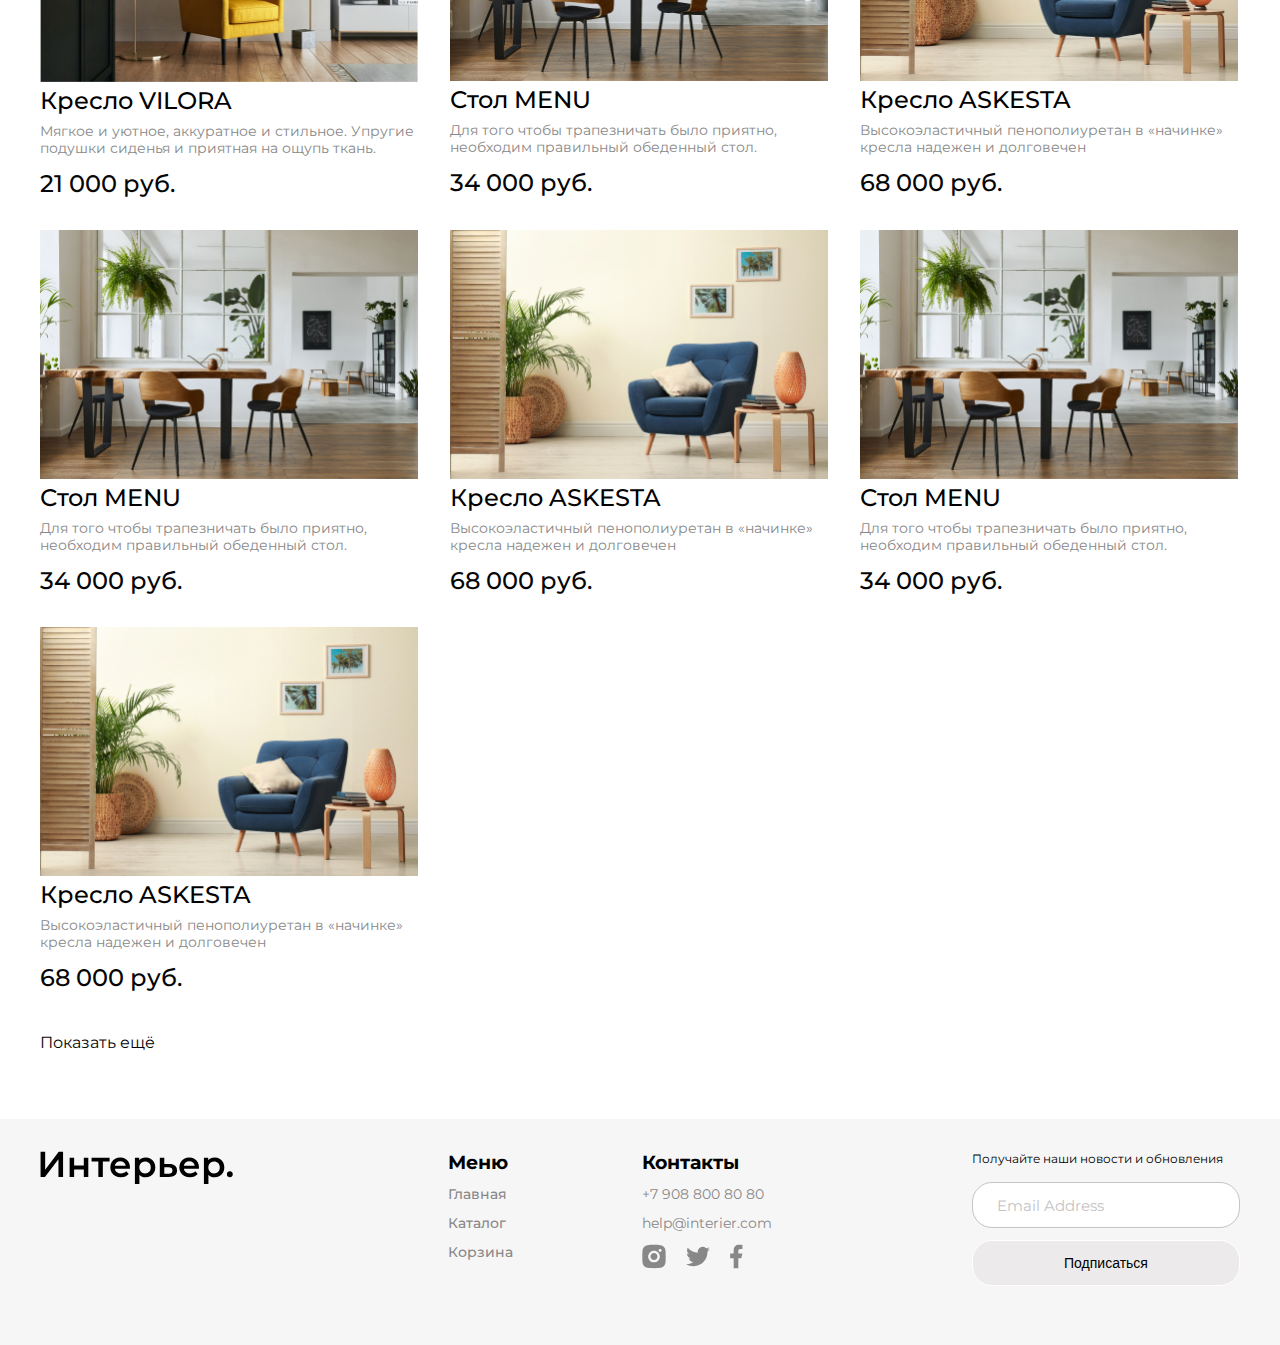
<file: catalog.html>
<!DOCTYPE html>
<html lang="ru">

<head>
    <meta charset="UTF-8">
    <meta http-equiv="X-UA-Compatible" content="IE=edge">
    <meta name="viewport" content="width=device-width, initial-scale=1.0">
    <title>Каталог</title>
    <link rel="stylesheet" href="style.css">
    <link rel="preconnect" href="https://fonts.googleapis.com">
    <link rel="preconnect" href="https://fonts.gstatic.com" crossorigin>
    <link href="https://fonts.googleapis.com/css2?family=Montserrat:wght@400;500;600&display=swap" rel="stylesheet">
</head>

<body>
    <section class="top-catalog center">
        <div>
            <header class="header">
                <a class="logo" href="index.html"><img class="logo-img" src="img/logo.svg" alt="logo"></a>
                <form action="#">
                    <input placeholder="Поиск" class="header_input" type="text">
                </form>
                <nav class="menu center">
                    <a class="menu_link" href="catalog.html">Каталог</a>
                    <a class="menu_link" href="cart.html">Корзина</a>
                </nav>
                
                <div class="menu-mobile">
                    <a href="#"><svg width="17" height="16" viewBox="0 0 17 16" fill="none" xmlns="http://www.w3.org/2000/svg">
                        <path d="M2.7515 1.99141C1.59282 3.14838 0.918906 4.70363 0.867092 6.34023C0.815278 7.97682 1.38946 9.57159 2.47264 10.7995C3.55581 12.0275 5.06645 12.7962 6.69672 12.9491C8.29727 13.0991 9.89485 12.6444 11.1757 11.6766L14.5069 15.0085L14.5069 15.0085C14.5897 15.0914 14.6881 15.1571 14.7963 15.2019C14.9046 15.2468 15.0206 15.2698 15.1377 15.2698C15.2549 15.2698 15.3709 15.2468 15.4791 15.2019C15.5873 15.1571 15.6857 15.0914 15.7685 15.0085C15.8514 14.9257 15.9171 14.8274 15.9619 14.7191C16.0068 14.6109 16.0298 14.4949 16.0298 14.3777C16.0298 14.2606 16.0068 14.1446 15.9619 14.0363C15.9171 13.9281 15.8514 13.8298 15.7685 13.7469L15.7685 13.7469L12.4368 10.416C13.4021 9.13496 13.8547 7.53846 13.7038 5.93943C13.5501 4.31054 12.7816 2.80139 11.5547 1.719C10.3277 0.636623 8.73451 0.0623154 7.09916 0.11292C5.46381 0.163525 3.90917 0.835233 2.7515 1.99141ZM2.7515 1.99141L2.82216 2.06217L2.7515 1.99141ZM10.5895 3.25366C11.0271 3.68416 11.3751 4.19703 11.6135 4.76269C11.8518 5.32835 11.9758 5.93561 11.9783 6.54944C11.9808 7.16327 11.8618 7.77152 11.628 8.3391C11.3943 8.90669 11.0505 9.42238 10.6164 9.85642C10.1824 10.2905 9.66668 10.6343 9.09909 10.868C8.53151 11.1018 7.92326 11.2208 7.30943 11.2183C6.6956 11.2158 6.08834 11.0918 5.52268 10.8535C4.95702 10.6151 4.44415 10.2671 4.01365 9.82954C3.15334 8.95509 2.67341 7.77613 2.6784 6.54944C2.6834 5.32275 3.17291 4.14773 4.04032 3.28033C4.90772 2.41292 6.08274 1.92341 7.30943 1.91841C8.53612 1.91342 9.71508 2.39335 10.5895 3.25366Z" fill="white" stroke="white" stroke-width="0.2"/>
                        </svg>
                    </a>
                    <a href="catalog.html">
                        <svg width="20" height="21" viewBox="0 0 20 21" fill="none" xmlns="http://www.w3.org/2000/svg">
                            <rect x="0.800537" y="0.900024" width="4.57143" height="4.57143" fill="white"/>
                            <rect x="0.800537" y="8.21436" width="4.57143" height="4.57143" fill="white"/>
                            <rect x="0.800537" y="15.5286" width="4.57143" height="4.57143" fill="white"/>
                            <rect x="8.11401" y="8.21436" width="4.57143" height="4.57143" fill="white"/>
                            <rect x="8.11401" y="15.5286" width="4.57143" height="4.57143" fill="white"/>
                            <rect x="8.11401" y="0.900024" width="4.57143" height="4.57143" fill="white"/>
                            <rect x="15.4285" y="8.21436" width="4.57143" height="4.57143" fill="white"/>
                            <rect x="15.4285" y="15.5286" width="4.57143" height="4.57143" fill="white"/>
                            <rect x="15.4285" y="0.900024" width="4.57143" height="4.57143" fill="white"/>
                            </svg>
                            
                    </a>
                    <a href="cart.html">
                        <svg width="19" height="17" viewBox="0 0 19 17" fill="none" xmlns="http://www.w3.org/2000/svg">
                            <path d="M11.5834 16.8333C12.1359 16.8333 12.6658 16.6138 13.0566 16.2231C13.4473 15.8324 13.6667 15.3025 13.6667 14.75C13.6667 14.1974 13.4473 13.6675 13.0566 13.2768C12.6658 12.8861 12.1359 12.6666 11.5834 12.6666C11.0309 12.6666 10.501 12.8861 10.1103 13.2768C9.71957 13.6675 9.50008 14.1974 9.50008 14.75C9.50008 15.3025 9.71957 15.8324 10.1103 16.2231C10.501 16.6138 11.0309 16.8333 11.5834 16.8333ZM4.29174 16.8333C4.84428 16.8333 5.37418 16.6138 5.76488 16.2231C6.15558 15.8324 6.37508 15.3025 6.37508 14.75C6.37508 14.1974 6.15558 13.6675 5.76488 13.2768C5.37418 12.8861 4.84428 12.6666 4.29174 12.6666C3.73921 12.6666 3.20931 12.8861 2.81861 13.2768C2.4279 13.6675 2.20841 14.1974 2.20841 14.75C2.20841 15.3025 2.4279 15.8324 2.81861 16.2231C3.20931 16.6138 3.73921 16.8333 4.29174 16.8333ZM17.873 2.16975C18.133 2.16136 18.3796 2.05217 18.5606 1.86525C18.7416 1.67834 18.8428 1.42836 18.8428 1.16819C18.8428 0.908013 18.7416 0.658037 18.5606 0.471123C18.3796 0.28421 18.133 0.175013 17.873 0.166626H16.674C15.7345 0.166626 14.922 0.818709 14.7178 1.73538L13.4126 7.61246C13.2084 8.52912 12.3959 9.18121 11.4563 9.18121H3.63133L2.12924 3.17079H11.8636C12.1212 3.15904 12.3644 3.04844 12.5425 2.86199C12.7206 2.67555 12.82 2.42761 12.82 2.16975C12.82 1.91189 12.7206 1.66395 12.5425 1.47751C12.3644 1.29106 12.1212 1.18046 11.8636 1.16871H2.12924C1.82473 1.16862 1.5242 1.23796 1.25051 1.37145C0.976816 1.50495 0.737162 1.69909 0.549763 1.93911C0.362364 2.17913 0.232155 2.45872 0.169035 2.75662C0.105913 3.05452 0.111544 3.36289 0.185495 3.65829L1.68758 9.66662C1.79586 10.1002 2.046 10.485 2.39821 10.7601C2.75042 11.0351 3.18447 11.1844 3.63133 11.1843H11.4563C12.368 11.1845 13.2524 10.8736 13.9636 10.3032C14.6748 9.73275 15.1701 8.93681 15.3678 8.04683L16.674 2.16975H17.873Z" fill="white"/>
                            </svg>
                            
                    </a>
                </div>

            </header>
            <section class="top_content">
                <h1 class="title" id="main"> Каталог</h1>
    </section>
        </section>
    </div>

    <nav class="ssilki-top center">
        <div class="ssilki-top-left">
            <a class="top-link-catalog" href="index new.html"> <span class="top-link-text">Главная </span>
            </a>
            <a class="top-link-catalog" href="catalog.html"><span class="top-link-text">Перейти в каталог </span> </a>
        </div>
        <div>
            <select class="select">
                <option class="select-text">Порядок: Сперва новые</option>
                <option class="select-text">Порядок: Сперва недорогие</option>
                <option class="select-text">Порядок: Сперва дорогие</option>
             </select>
        </div>
    </nav>



        <section class="katalog-box center">
            <div>
                <h2 class="heading">Каталог товаров</h2>
                <div class="product_content">
                    <div class="product">
                        <img class="product_img" src="img/katalog/krovat tatran.jpg" alt="krovat tatran">
                        <h3 class="product_heading">Кровать TATRAN</h3>
                        <p class="product_text">Основание из полированной нержавеющей стали,
                            придает оригинальный парящий эффект.
                        </p>
                        <div class="product_box-price">
                            <span class="product_price">120 000 руб.</span>
                        </div>
                    </div>
        
                    <div class="product">
                        <img class="product_img" src="img/product1.jpg" alt="kreslo vilora">
                        <h3 class="product_heading">Кресло VILORA</h3>
                        <p class="product_text">Мягкое и уютное, аккуратное и стильное.
                            Упругие подушки сиденья и приятная на ощупь ткань.
                        </p>
                        <div class="product_box-price">
                            <span class="product_price">21 000 руб.</span>
                        </div>
                    </div>
        
                    <div class="product">
                        <img class="product_img" src="img/katalog/stol menu.jpg" alt="stol menu">
                        <h3 class="product_heading">Стол MENU</h3>
                        <p class="product_text">Для того чтобы трапезничать было приятно,
                            необходим правильный обеденный стол.
                        </p>
                        <div class="product_box-price">
                            <span class="product_price">34 000 руб.</span>
                        </div>
                    </div>
        
                    <div class="product">
                        <img class="product_img" src="img/katalog/kreslo ascesta.jpg" alt="Кресло ASKESTA">
                        <h3 class="product_heading">Кресло ASKESTA</h3>
                        <p class="product_text">Высокоэластичный пенополиуретан в «начинке»
                            кресла надежен и долговечен
                        </p>
                        <div class="product_box-price">
                            <span class="product_price">68 000 руб.</span>
                        </div>
                    </div>
        
                    <div class="product">
                        <img class="product_img" src="img/katalog/stol norman.png" alt="stol norman">
                        <h3 class="product_heading">Стол NORMAN</h3>
                        <p class="product_text">Прекрасно переносит солнечные лучи,
                            перепады влажности и любые осадки
                        </p>
                        <div class="product_box-price">
                            <span class="product_price">40 000 руб.</span>
                        </div>

                    </div>

                    <div class="product">
                        <img class="product_img" src="img/katalog/krovat tatran.jpg" alt="krovat tatran">
                        <h3 class="product_heading">Кровать TATRAN</h3>
                        <p class="product_text">Основание из полированной нержавеющей стали,
                            придает оригинальный парящий эффект.
                        </p>
                        <div class="product_box-price">
                            <span class="product_price">120 000 руб.</span>
                        </div>
                    </div>
        
                    <div class="product">
                        <img class="product_img" src="img/product1.jpg" alt="kreslo vilora">
                        <h3 class="product_heading">Кресло VILORA</h3>
                        <p class="product_text">Мягкое и уютное, аккуратное и стильное.
                            Упругие подушки сиденья и приятная на ощупь ткань.
                        </p>
                        <div class="product_box-price">
                            <span class="product_price">21 000 руб.</span>
                        </div>
                    </div>
        
                    <div class="product">
                        <img class="product_img" src="img/katalog/stol menu.jpg" alt="stol menu">
                        <h3 class="product_heading">Стол MENU</h3>
                        <p class="product_text">Для того чтобы трапезничать было приятно,
                            необходим правильный обеденный стол.
                        </p>
                        <div class="product_box-price">
                            <span class="product_price">34 000 руб.</span>
                        </div>
                    </div>
        
                    <div class="product">
                        <img class="product_img" src="img/katalog/kreslo ascesta.jpg" alt="Кресло ASKESTA">
                        <h3 class="product_heading">Кресло ASKESTA</h3>
                        <p class="product_text">Высокоэластичный пенополиуретан в «начинке»
                            кресла надежен и долговечен
                        </p>
                        <div class="product_box-price">
                            <span class="product_price">68 000 руб.</span>
                        </div>
                    </div>

                    <div class="product">
                        <img class="product_img" src="img/katalog/stol menu.jpg" alt="stol menu">
                        <h3 class="product_heading">Стол MENU</h3>
                        <p class="product_text">Для того чтобы трапезничать было приятно,
                            необходим правильный обеденный стол.
                        </p>
                        <div class="product_box-price">
                            <span class="product_price">34 000 руб.</span>
                        </div>
                    </div>
        
                    <div class="product">
                        <img class="product_img" src="img/katalog/kreslo ascesta.jpg" alt="Кресло ASKESTA">
                        <h3 class="product_heading">Кресло ASKESTA</h3>
                        <p class="product_text">Высокоэластичный пенополиуретан в «начинке»
                            кресла надежен и долговечен
                        </p>
                        <div class="product_box-price">
                            <span class="product_price">68 000 руб.</span>
                        </div>
                    </div>

                    <div class="product">
                        <img class="product_img" src="img/katalog/stol menu.jpg" alt="stol menu">
                        <h3 class="product_heading">Стол MENU</h3>
                        <p class="product_text">Для того чтобы трапезничать было приятно,
                            необходим правильный обеденный стол.
                        </p>
                        <div class="product_box-price">
                            <span class="product_price">34 000 руб.</span>
                        </div>
                    </div>
        
                    <div class="product">
                        <img class="product_img" src="img/katalog/kreslo ascesta.jpg" alt="Кресло ASKESTA">
                        <h3 class="product_heading">Кресло ASKESTA</h3>
                        <p class="product_text">Высокоэластичный пенополиуретан в «начинке»
                            кресла надежен и долговечен
                        </p>
                        <div class="product_box-price">
                            <span class="product_price">68 000 руб.</span>
                        </div>
                    </div>
                </div>
            </div>
        </section>

    <div class="bottom_link center">
        <a class="bottom_link" href="#">Показать ещё</a>
    </div>

    <footer class="footer center">
        <a href="index.html" class="footer-logo"><img src="img/Интерьер..svg" alt="logo"></a>
        <div class="footer__content">
            <div class="footer__info">
                <nav class="footer__item">
                    <h3>Меню</h3>
                    <a class="footer-link" href="index.html">Главная</a>
                    <a class="footer-link" href="catalog.html">Каталог</a>
                    <a class="footer-link" href="cart.html">Корзина</a>
                </nav>
                <div class="footer__item">
                    <h3>Контакты</h3>
                    <a class="footer_tele" href="tel:+7 908 800 80 80 ">+7 908 800 80 80 </a>
                    <a class="footer_mail" href="mailto:help@interier.com">help@interier.com</a>
                    <div class="footer__icons">
                        <a href="#">
                            <svg class="footer-icon" width="24" height="25" viewBox="0 0 24 25" fill="none" xmlns="http://www.w3.org/2000/svg">
                                <path d="M11.9999 0.833984C15.1698 0.833984 15.5653 0.845651 16.8089 0.903984C18.0514 0.962318 18.8973 1.15715 19.6416 1.44648C20.4116 1.74282 21.0603 2.14415 21.7089 2.79165C22.3022 3.37486 22.7612 4.08034 23.0541 4.85898C23.3423 5.60215 23.5383 6.44915 23.5966 7.69165C23.6514 8.93532 23.6666 9.33082 23.6666 12.5007C23.6666 15.6705 23.6549 16.066 23.5966 17.3097C23.5383 18.5522 23.3423 19.398 23.0541 20.1423C22.762 20.9214 22.3029 21.627 21.7089 22.2097C21.1255 22.8027 20.4201 23.2617 19.6416 23.5548C18.8984 23.843 18.0514 24.039 16.8089 24.0973C15.5653 24.1522 15.1698 24.1673 11.9999 24.1673C8.83009 24.1673 8.43459 24.1557 7.19092 24.0973C5.94842 24.039 5.10259 23.843 4.35825 23.5548C3.5793 23.2625 2.8737 22.8034 2.29092 22.2097C1.69756 21.6265 1.23851 20.921 0.945752 20.1423C0.656419 19.3992 0.461585 18.5522 0.403252 17.3097C0.348419 16.066 0.333252 15.6705 0.333252 12.5007C0.333252 9.33082 0.344919 8.93532 0.403252 7.69165C0.461585 6.44798 0.656419 5.60332 0.945752 4.85898C1.23769 4.07986 1.69686 3.37419 2.29092 2.79165C2.87387 2.19809 3.57942 1.739 4.35825 1.44648C5.10259 1.15715 5.94725 0.962318 7.19092 0.903984C8.43459 0.849151 8.83009 0.833984 11.9999 0.833984ZM11.9999 6.66732C10.4528 6.66732 8.96909 7.2819 7.87513 8.37586C6.78117 9.46982 6.16659 10.9536 6.16659 12.5007C6.16659 14.0477 6.78117 15.5315 7.87513 16.6254C8.96909 17.7194 10.4528 18.334 11.9999 18.334C13.547 18.334 15.0307 17.7194 16.1247 16.6254C17.2187 15.5315 17.8333 14.0477 17.8333 12.5007C17.8333 10.9536 17.2187 9.46982 16.1247 8.37586C15.0307 7.2819 13.547 6.66732 11.9999 6.66732ZM19.5833 6.37565C19.5833 5.98888 19.4296 5.61794 19.1561 5.34445C18.8826 5.07096 18.5117 4.91732 18.1249 4.91732C17.7381 4.91732 17.3672 5.07096 17.0937 5.34445C16.8202 5.61794 16.6666 5.98888 16.6666 6.37565C16.6666 6.76243 16.8202 7.13336 17.0937 7.40685C17.3672 7.68034 17.7381 7.83398 18.1249 7.83398C18.5117 7.83398 18.8826 7.68034 19.1561 7.40685C19.4296 7.13336 19.5833 6.76243 19.5833 6.37565ZM11.9999 9.00065C12.9282 9.00065 13.8184 9.3694 14.4748 10.0258C15.1312 10.6822 15.4999 11.5724 15.4999 12.5007C15.4999 13.4289 15.1312 14.3191 14.4748 14.9755C13.8184 15.6319 12.9282 16.0007 11.9999 16.0007C11.0717 16.0007 10.1814 15.6319 9.52505 14.9755C8.86867 14.3191 8.49992 13.4289 8.49992 12.5007C8.49992 11.5724 8.86867 10.6822 9.52505 10.0258C10.1814 9.3694 11.0717 9.00065 11.9999 9.00065Z" fill="#888888"/>
                                </svg>
                                
                                
                        </a>
                        <a href="#">
                            <svg class="footer-icon" width="24" height="21" viewBox="0 0 24 21" fill="none" xmlns="http://www.w3.org/2000/svg">
                                <path d="M23.8557 3.09919C22.965 3.49317 22.0205 3.75191 21.0533 3.86686C22.0727 3.2572 22.8357 2.29771 23.2 1.16719C22.2433 1.73652 21.1945 2.13552 20.1013 2.35136C19.3671 1.5657 18.3938 1.04465 17.3328 0.869207C16.2718 0.693765 15.1826 0.873764 14.2345 1.38122C13.2864 1.88868 12.5325 2.69516 12.09 3.67528C11.6475 4.65541 11.5412 5.75427 11.7877 6.80103C9.84763 6.70379 7.94973 6.19964 6.21718 5.3213C4.48462 4.44296 2.95616 3.21008 1.73101 1.70269C1.29735 2.44755 1.06946 3.29429 1.07067 4.15619C1.07067 5.84786 1.93167 7.34236 3.24067 8.21736C2.46602 8.19297 1.70841 7.98377 1.03101 7.60719V7.66786C1.03124 8.79451 1.42111 9.88641 2.1345 10.7584C2.84789 11.6304 3.8409 12.2289 4.94517 12.4524C4.22606 12.6472 3.47203 12.676 2.74017 12.5364C3.05152 13.5061 3.65835 14.3543 4.4757 14.962C5.29305 15.5697 6.27999 15.9066 7.29834 15.9255C6.28624 16.7204 5.12738 17.308 3.88804 17.6547C2.64869 18.0014 1.35316 18.1005 0.0755081 17.9462C2.30582 19.3805 4.90212 20.142 7.55384 20.1395C16.529 20.1395 21.4372 12.7044 21.4372 6.25619C21.4372 6.04619 21.4313 5.83386 21.422 5.62619C22.3773 4.93572 23.2019 4.08038 23.8568 3.10036L23.8557 3.09919Z" fill="#888888"/>
                                </svg>
                                
                        </a>
                        <a href="#">
                            <svg class="footer-icon" width="13" height="25" viewBox="0 0 13 25" fill="none" xmlns="http://www.w3.org/2000/svg">
                                <path d="M8.33332 14.2218H11.25L12.4167 9.55518H8.33332V7.22184C8.33332 6.02018 8.33332 4.88851 10.6667 4.88851H12.4167V0.968509C12.0363 0.918343 10.6002 0.805176 9.08349 0.805176C5.91599 0.805176 3.66666 2.73834 3.66666 6.28851V9.55518H0.166656V14.2218H3.66666V24.1385H8.33332V14.2218Z" fill="#888888"/>
                                </svg>
                                
                        </a>
                    </div>
                </div>
            </div>
            <form class="footer__form" action="#">
                <p class="footer__text">Получайте наши новости и обновления </p>
                <input class="footer__input" placeholder="Email Address" type="email" name="" id="">
                <button class="footer__button">Подписаться </button>
            </form>
        </div>
    </footer>
</body>
</html>
</file>
<file: style.css>
@charset "UTF-8";
* {
  margin: 0;
  padding: 0;
}

a {
  text-decoration: none;
}

body {
  font-family: "Montserrat", sans-serif;
}

.top {
  height: 735px;
  background-image: url(img/topback.jpg);
  background-repeat: no-repeat;
  background-position: center;
  background-size: cover;
}

.header {
  height: 77px;
  display: flex;
  flex-wrap: wrap;
  align-items: center;
  justify-content: space-between;
  border-bottom: 0.5px solid rgba(255, 255, 255, 0.8);
}

.header_input {
  width: 288px;
  height: 41px;
  border: 1px solid #FFFFFF;
  border-radius: 20px;
  box-sizing: border-box;
  background-color: transparent;
  outline: none;
  font-weight: 400;
  font-size: 16px;
  line-height: 20px;
  color: #FFFFFF;
  padding-left: 32px;
  padding-right: 32px;
  box-sizing: border-box;
}

.header_input::-moz-placeholder {
  color: #FFFFFF;
}

.header_input:-ms-input-placeholder {
  color: #FFFFFF;
}

.header_input::placeholder {
  color: #FFFFFF;
}

.menu-mobile {
  display: none;
}

.menu {
  display: flex;
  gap: 32px;
}

.menu_link {
  font-size: 16px;
  line-height: 20px;
  color: #FFFFFF;
}

.menu_link:hover {
  text-decoration: underline;
}

.title {
  font-weight: 600;
  font-size: 64px;
  line-height: 70px;
  margin-top: 64px;
  margin-bottom: 16px;
  color: #FFFFFF;
  max-width: 792px;
}

.top_text {
  font-size: 24px;
  line-height: 32px;
  padding-bottom: 16px;
  color: #FFFFFF;
}

.top_link {
  font-size: 16px;
  line-height: 24px;
  color: #FFFFFF;
}

.top_link:hover {
  text-decoration: underline;
}

.bottom_link {
  font-size: 16px;
  line-height: 24px;
  color: #050505;
  padding-bottom: 64px;
  padding-top: 39px;
}

.bottom_link:hover {
  text-decoration: underline;
}

.heading {
  font-weight: 600;
  font-size: 48px;
  line-height: 59px;
  color: #000000;
  margin-bottom: 16px;
  margin-top: 64px;
}

.product_text {
  font-weight: 400;
  font-size: 14px;
  line-height: 17px;
  color: #888888;
  margin-top: 8px;
  margin-bottom: 12px;
}

.product {
  width: 378px;
}

.product_img {
  width: 100%;
}

.product_sale {
  font-weight: 500;
  font-size: 24px;
  line-height: 29px;
  -webkit-text-decoration-line: line-through;
  text-decoration-line: line-through;
  color: #888888;
}

.product_price {
  font-weight: 500;
  font-size: 24px;
  line-height: 29px;
  color: #050505;
}

.product_box-price {
  display: flex;
  flex-wrap: wrap;
  gap: 32px;
}

.product_content {
  display: flex;
  flex-wrap: wrap;
  gap: 32px;
}

.product_heading {
  font-weight: 500;
  line-height: 29px;
  font-size: 24px;
  color: #000000;
}

.center {
  padding-left: calc(50% - 600px);
  padding-right: calc(50% - 600px);
}

.for {
  display: grid;
  gap: 32px;
  grid-template-columns: repeat(12, 1fr);
}

.for-item {
  height: 415px;
  grid-column: span 4;
  display: flex;
  align-content: center;
  justify-content: center;
  flex-wrap: wrap;
  font-weight: 600;
  font-size: 34px;
  line-height: 41px;
  color: #FFFFFF;
}

.for-item-big {
  grid-column: span 6;
}

.for-item_1 {
  background-image: url(img/for/for1.jpg);
}

.for-item_2 {
  background-image: url(img/for/for2.png);
}

.for-item_3 {
  background-image: url(img/for/for3.jpg);
}

.for-item_4 {
  background-image: url(img/for/for4.jpg);
}

.for-item_5 {
  background-image: url(img/for/for5.jpg);
}

/*catalog*/
.ssilki-top {
  display: flex;
  flex-wrap: wrap;
  justify-content: space-between;
  padding-top: 64px;
}

.ssilki-top-left {
  display: flex;
  flex-wrap: wrap;
}

.top-link-catalog {
  font-size: 16px;
  line-height: 32px;
  font-weight: 400;
  font-style: normal;
  color: black;
}

.top-link-catalog:not(:last-child)::after {
  content: "/";
  font-weight: 400;
  font-size: 16px;
  line-height: 32px;
  color: #000000;
  padding-left: 10px;
  padding-right: 10px;
}

.top-catalog {
  height: 400px;
  background-image: url(img/topcatalog.jpg);
  background-repeat: no-repeat;
  background-position: center;
  background-size: cover;
}

.select {
  width: 100%;
  min-width: 15ch;
  max-width: 30ch;
  border-radius: 20px;
  padding: 0.25em 0.5em;
  font-size: 15px;
  cursor: pointer;
  line-height: 1.1;
  background-color: #fff;
  background-image: linear-gradient(to top, #f9f9f9, #fff 33%);
}

.select-text {
  font-weight: 400;
  font-size: 16px;
  line-height: 20px;
  color: #000000;
}

.footer {
  background: #F7F6F6;
  padding-top: 32px;
  padding-bottom: 40px;
  display: flex;
  justify-content: space-between;
  flex-wrap: wrap;
}
.footer__input {
  background: #FFFFFF;
  border: 1px solid #C4C4C4;
  box-sizing: border-box;
  border-radius: 20px;
  width: 268px;
  height: 46px;
  padding-left: 24px;
  padding-right: 24px;
  box-sizing: border-box;
  font-size: 15px;
  line-height: 18px;
  font-family: Montserrat;
}
.footer__input::-moz-placeholder {
  color: #C4C4C4;
}
.footer__input:-ms-input-placeholder {
  color: #C4C4C4;
}
.footer__input::placeholder {
  color: #C4C4C4;
}
.footer__button {
  background: rgba(222, 215, 215, 0.41);
  border: 1px solid #FFFFFF;
  box-sizing: border-box;
  border-radius: 20px;
  width: 268px;
  height: 46px;
  font-size: 14px;
  line-height: 17px;
  color: #000000;
}

.footer__content {
  width: 792px;
  display: flex;
  justify-content: space-between;
  flex-wrap: wrap;
}

.footer__info {
  display: flex;
  gap: 129px;
  margin-bottom: 32px;
}

.footer__item {
  display: flex;
  flex-direction: column;
  gap: 12px;
}

.footer__icons {
  display: flex;
  align-items: center;
  gap: 20px;
}

.footer__form {
  display: flex;
  flex-direction: column;
  gap: 12px;
}

.footer__text {
  margin-bottom: 4px;
  font-style: normal;
  font-weight: normal;
  font-size: 12px;
  line-height: 15px;
  color: #000000;
}

.footer_tele {
  font-size: 14px;
  line-height: 17px;
  color: #888888;
}

.footer_mail {
  font-size: 14px;
  line-height: 17px;
  color: #888888;
}

.cart-form-buy {
  display: none;
}

.top-link-text:hover {
  text-decoration: underline;
}

.footer-link {
  font-weight: 500;
  font-size: 14px;
  line-height: 17px;
  color: #888888;
}

.footer-link:hover {
  color: #000000;
  text-decoration: underline;
}

.footer_tele:hover {
  color: #000000;
  text-decoration: underline;
}

.footer_mail:hover {
  color: #000000;
  text-decoration: underline;
}

.footer-icon path {
  transition: all 0.1s;
}

.footer-icon:hover path {
  fill: black;
}

.footer__button:hover {
  transition: all 0.3s;
  color: white;
  background-color: #000000;
}

.cart-form-text:active, :hover, :focus {
  outline: 0;
  outline-offset: 0;
}

@-webkit-keyframes wobble-hor-bottom {
  0%, 100% {
    transform: translateX(0%);
    transform-origin: 50% 50%;
  }
  15% {
    transform: translateX(-30px) rotate(-6deg);
  }
  30% {
    transform: translateX(15px) rotate(6deg);
  }
  45% {
    transform: translateX(-15px) rotate(-3.6deg);
  }
  60% {
    transform: translateX(9px) rotate(2.4deg);
  }
  75% {
    transform: translateX(-6px) rotate(-1.2deg);
  }
}
@keyframes wobble-hor-bottom {
  0%, 100% {
    transform: translateX(0%);
    transform-origin: 50% 50%;
  }
  15% {
    transform: translateX(-30px) rotate(-6deg);
  }
  30% {
    transform: translateX(15px) rotate(6deg);
  }
  45% {
    transform: translateX(-15px) rotate(-3.6deg);
  }
  60% {
    transform: translateX(9px) rotate(2.4deg);
  }
  75% {
    transform: translateX(-6px) rotate(-1.2deg);
  }
}
.cart-form-buy {
  display: block;
  display: flex;
  gap: 12px;
}

.cart-form-button-clean {
  width: 200px;
  height: 37px;
  font-style: normal;
  font-weight: 400;
  font-size: 12px;
  line-height: 15px;
  color: #000000;
  background: #F7F6F6;
  border-radius: 20px;
}

.cart-form-button-clean:hover {
  background: black;
  font-style: normal;
  font-weight: 400;
  font-size: 12px;
  line-height: 15px;
  color: #FFFFFF;
  transition: all 0.3s;
}

.cart-form-button-continiue {
  width: 200px;
  height: 37px;
  font-style: normal;
  font-weight: 400;
  font-size: 12px;
  line-height: 15px;
  color: #000000;
  background: #F7F6F6;
  border-radius: 20px;
}

.cart-form-button-continiue:hover {
  background: black;
  font-style: normal;
  font-weight: 400;
  font-size: 12px;
  line-height: 15px;
  color: #FFFFFF;
  transition: all 0.3s;
}

.top-cart {
  height: 400px;
  background-image: url(img/Rectangle\ 29-2.jpg);
  background-repeat: no-repeat;
  background-position: center;
  background-size: cover;
}

.heading-big {
  font-weight: 600;
  font-size: 64px;
  line-height: 70px;
  margin-top: 127px;
  color: white;
}

.cart {
  display: grid;
  grid-template-columns: repeat(12, 1fr);
  gap: 32px;
  margin-top: 64px;
}
.cart-form {
  background: #f7f6f6;
  border-radius: 20px;
  height: 556px;
  grid-column: span 4;
}
.cart-content {
  grid-column: span 8;
}
.cart-name-box {
  display: flex;
  justify-content: space-between;
  padding-bottom: 14px;
}
.cart-item {
  border-top: 0.5px solid #cacdd8;
  padding-top: 25px;
  padding-bottom: 32px;
  display: flex;
  justify-content: space-between;
  align-items: flex-start;
}
.cart-info {
  width: 276px;
}
.cart-left {
  display: flex;
  gap: 32px;
}
.cart-info {
  width: 276px;
  display: flex;
  flex-direction: column;
  gap: 14px;
}
.cart-title {
  font-style: normal;
  font-weight: 500;
  font-size: 24px;
  line-height: 29px;
  color: #000000;
}
.cart-text {
  font-style: normal;
  font-weight: 400;
  font-size: 14px;
  line-height: 17px;
  color: #888888;
}
.cart-price {
  font-style: normal;
  font-weight: 500;
  font-size: 16px;
  line-height: 20px;
  display: flex;
  align-items: center;
  text-align: center;
  color: #050505;
}
.cart-link-box {
  display: flex;
  align-items: center;
  text-align: center;
  gap: 30px;
}
.cart-link {
  font-weight: 400;
  font-size: 14px;
  line-height: 210%;
  color: #000000;
  margin-top: 15px;
}
.cart-link:hover {
  -webkit-text-decoration-line: underline;
          text-decoration-line: underline;
}
.cart-input {
  width: 71px;
  height: 51px;
  border-radius: 6px;
  background: #F7F6F6;
  font-style: normal;
  font-weight: 600;
  font-size: 14px;
  line-height: 210%;
  display: flex;
  align-items: center;
  text-align: center;
  border: 1px solid #F7F6F6;
  box-sizing: border-box;
}
.cart-form-text-block {
  display: grid;
  gap: 32px;
  margin-top: 30px;
  display: flex;
  align-items: center;
  flex-direction: column;
}
.cart-form-text {
  width: 288px;
  font-style: normal;
  font-weight: 400;
  font-size: 14px;
  line-height: 17px;
  color: #000000;
  background: #F7F6F6;
  border: #888888;
  border-bottom: 1px solid #CACDD8;
  display: flex;
  gap: 61px;
  align-items: center;
  margin-left: 27px;
  margin-right: 27px;
}
.cart-title {
  margin-top: 42px;
  font-style: normal;
  font-weight: 600;
  font-size: 24px;
  line-height: 36px;
  color: #000000;
  display: flex;
  align-items: center;
  justify-content: center;
}
.cart-title-left {
  font-style: normal;
  font-weight: 600;
  font-size: 24px;
  line-height: 36px;
  color: #000000;
  display: flex;
  align-items: center;
}
.cart-form-price {
  font-style: normal;
  font-weight: 400;
  font-size: 24px;
  line-height: 29px;
  color: #000000;
  margin-top: 29px;
}
.cart-form-button {
  width: 290px;
  height: 41px;
  font-style: normal;
  font-weight: 400;
  font-size: 16px;
  line-height: 20px;
  color: #000000;
  background: #F7F6F6;
  border-radius: 20px;
  margin-top: 18px;
  transition: all 0.3s;
  -webkit-animation: wobble-hor-bottom 0.8s both;
          animation: wobble-hor-bottom 0.8s both;
}
.cart-form-button:hover {
  background: black;
  font-style: normal;
  font-weight: 500;
  font-size: 14px;
  line-height: 17px;
  color: #FFFFFF;
  transition: all 0.2s;
}

@media (max-width: 1024px) {
  /*Главная страница*/
  .center {
    padding-left: calc(50% - 393px);
    padding-right: calc(50% - 393px);
  }
  .for-item {
    height: 268px;
  }
  .for-item_1 {
    background-image: url(img/tablet/otdiha.jpg);
  }
  .for-item_2 {
    background-image: url(img/tablet/work.jpg);
  }
  .for-item_3 {
    background-image: url(img/tablet/kitchen.jpg);
  }
  .for-item_4 {
    background-image: url(img/tablet/child.jpg);
  }
  .for-item_5 {
    background-image: url(img/tablet/bathroom.jpg);
  }
  .product_content {
    -moz-column-gap: 29px;
         column-gap: 29px;
    row-gap: 39px;
    justify-content: center;
  }
  .footer-logo {
    display: none;
  }
  .footer_text {
    margin-bottom: 4px;
    font-style: normal;
    font-weight: normal;
    font-size: 12px;
    line-height: 15px;
    color: #000000;
  }
  .footer-input {
    width: 268px;
    height: 46px;
    background: #FFFFFF;
    border: 1px solid #C4C4C4;
    box-sizing: border-box;
    border-radius: 20px;
    padding-left: 24px;
    padding-right: 24px;
    font-family: "Montserrat";
    font-style: normal;
    font-size: 15px;
    line-height: 18px;
  }
  .footer-input::-moz-placeholder {
    color: #C4C4C4;
  }
  .footer-input:-ms-input-placeholder {
    color: #C4C4C4;
  }
  .footer-input::placeholder {
    color: #C4C4C4;
  }
  .footer-button {
    width: 268px;
    height: 46px;
    background: rgba(222, 215, 215, 0.41);
    border: 1px solid #FFFFFF;
    border-radius: 20px;
  }
  /*Корзина*/
  .cart {
    display: grid;
    grid-template-columns: repeat(8, 1fr);
  }
}
@media (min-width: 768px) and (max-width: 833px) {
  /*Главная страница*/
  .center {
    padding-left: 24px;
    padding-right: 24px;
  }
  .product {
    width: 345px;
  }
  .cart {
    display: grid;
    grid-template-columns: repeat(8, 1fr);
  }
}
@media (max-width: 767px) {
  .heading {
    font-size: 18px;
    line-height: 22px;
    justify-content: center;
  }
  .product_price {
    font-size: 18px;
    line-height: 22px;
  }
  .product_sale {
    font-size: 18px;
    line-height: 22px;
  }
  .product_content {
    -moz-column-gap: 29px;
         column-gap: 29px;
    row-gap: 39px;
    justify-content: center;
  }
  .center {
    padding-left: 16px;
    padding-right: 16px;
  }
  .header {
    padding-top: 32px;
  }
  .header_input {
    display: none;
  }
  .menu {
    display: none;
  }
  .menu-mobile {
    display: block;
  }
  .logo-img {
    width: 99px;
  }
  .menu-mobile {
    display: flex;
    flex-wrap: wrap;
    gap: 35px;
  }
  .title {
    font-weight: 600;
    font-size: 48px;
    line-height: 59px;
    text-align: center;
  }
  .footer__content {
    justify-content: center;
  }
  .top_content {
    display: flex;
    flex-direction: column;
    justify-content: center;
  }
  .top_text {
    font-weight: 400;
    font-size: 16px;
    line-height: 32px;
    text-align: center;
    color: #FFFFFF;
  }
  .top_link {
    font-weight: 400;
    font-size: 14px;
    line-height: 24px;
    text-align: center;
    -webkit-text-decoration-line: underline;
            text-decoration-line: underline;
    color: #FFFFFF;
  }
  .heading {
    font-weight: 600;
    font-size: 24px;
    line-height: 29px;
    display: flex;
    align-items: center;
    padding-bottom: 32px;
    color: #000000;
  }
  .for {
    grid-template-columns: repeat(4, 1fr);
    gap: 16px;
  }
  .for-item {
    grid-column: 1/-1;
    height: 375px;
    font-size: 28px;
    line-height: 34px;
    display: flex;
    align-items: center;
    text-align: center;
  }
  .for-item-big {
    height: 244px;
  }
  .footer {
    display: flex;
    justify-content: center;
  }
  .footer__logo {
    display: none;
  }
  .footer-content {
    display: flex;
    gap: 100px;
  }
  .cart-img {
    display: none;
  }
  .cart-form-buy {
    display: block;
    display: flex;
    gap: 12px;
  }
  .cart-form-button-clean {
    width: 290px;
    height: 41px;
    font-style: normal;
    font-weight: 400;
    font-size: 12px;
    line-height: 15px;
    color: #000000;
    background: #F7F6F6;
    border-radius: 20px;
  }
  .cart-form-button-clean:hover {
    background: black;
    font-style: normal;
    font-weight: 400;
    font-size: 12px;
    line-height: 15px;
    color: #FFFFFF;
    transition: all 0.3s;
  }
  .cart-form-button-continiue {
    width: 290px;
    height: 41px;
    font-style: normal;
    font-weight: 400;
    font-size: 12px;
    line-height: 15px;
    color: #000000;
    background: #F7F6F6;
    border-radius: 20px;
  }
  .cart-form-button-continiue:hover {
    background: black;
    font-style: normal;
    font-weight: 400;
    font-size: 12px;
    line-height: 15px;
    color: #FFFFFF;
    transition: all 0.3s;
  }
  .cart {
    display: grid;
    grid-template-columns: repeat(8, 1fr);
    margin-top: 64px;
  }
  .cart-form {
    grid-column: span 8;
  }
  .cart-title-left {
    font-weight: 500;
    font-size: 18px;
    line-height: 22px;
  }
}/*# sourceMappingURL=style.css.map */
</file>
